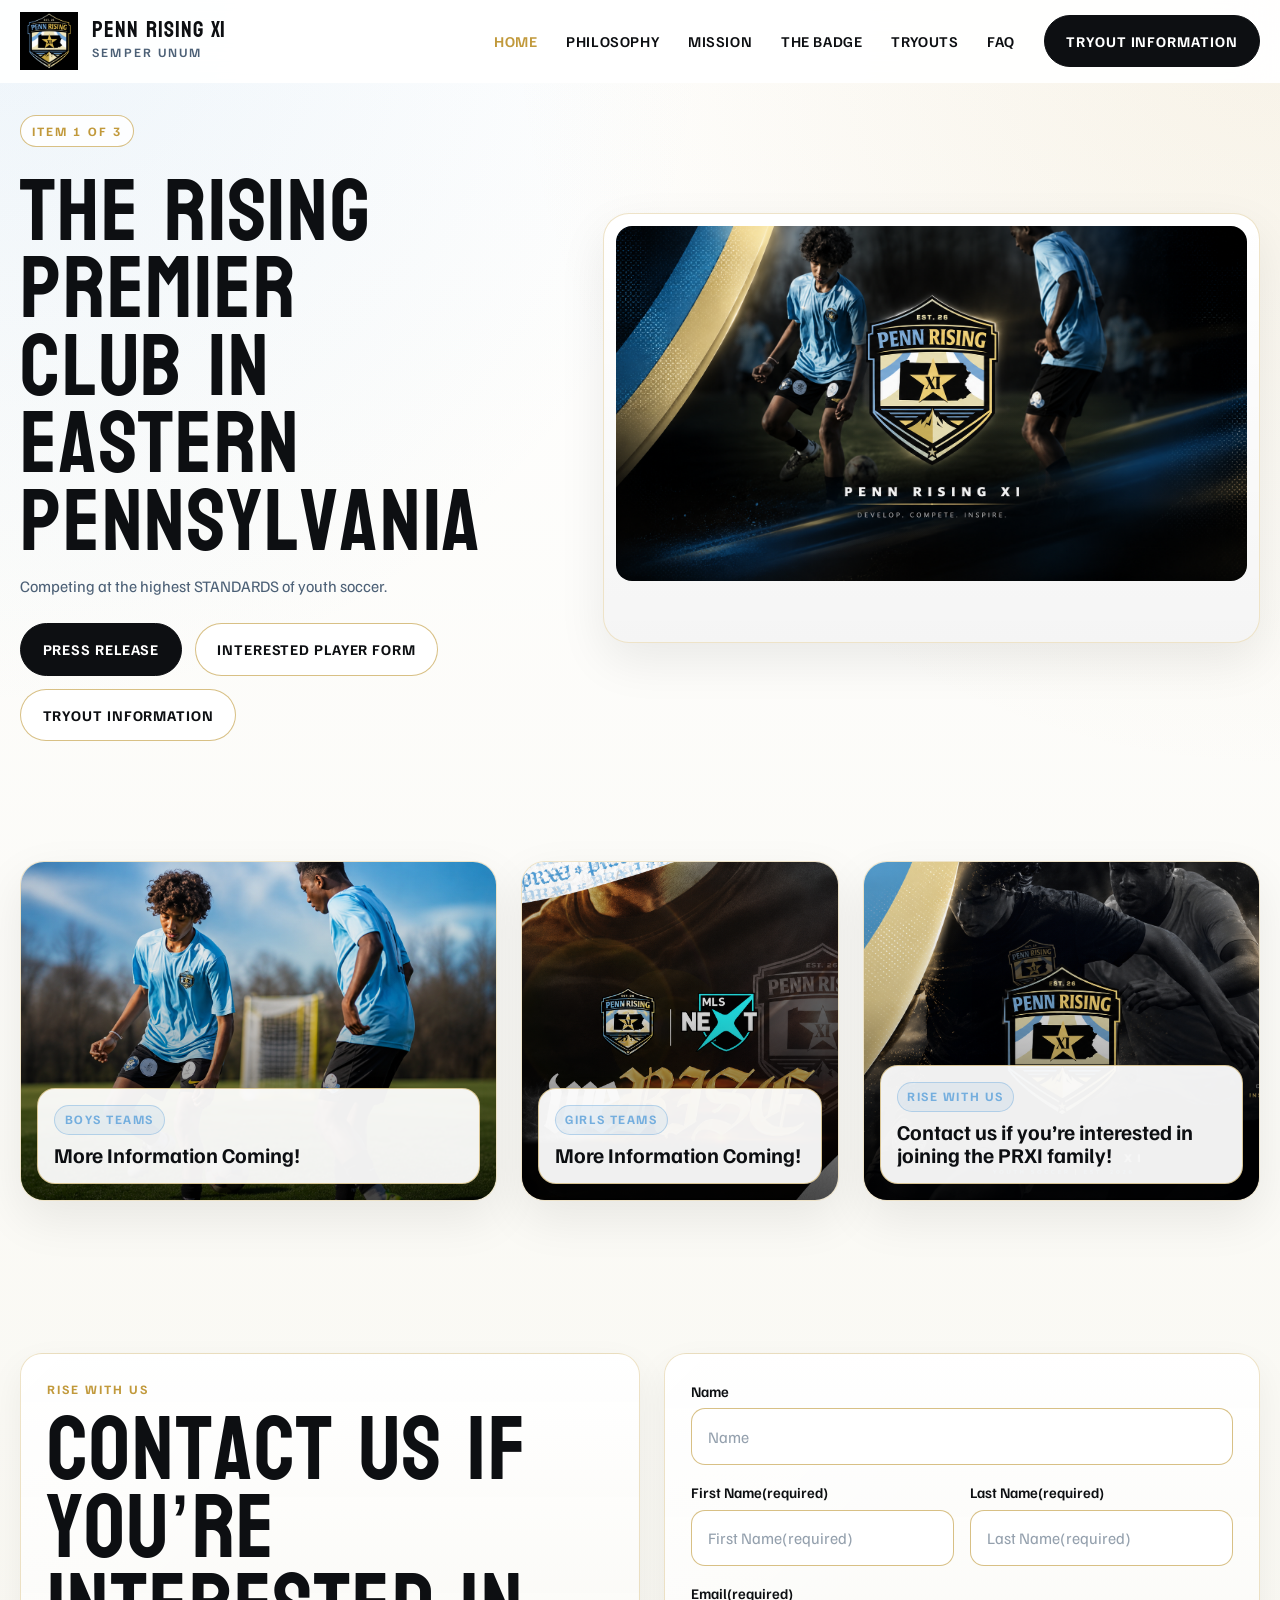
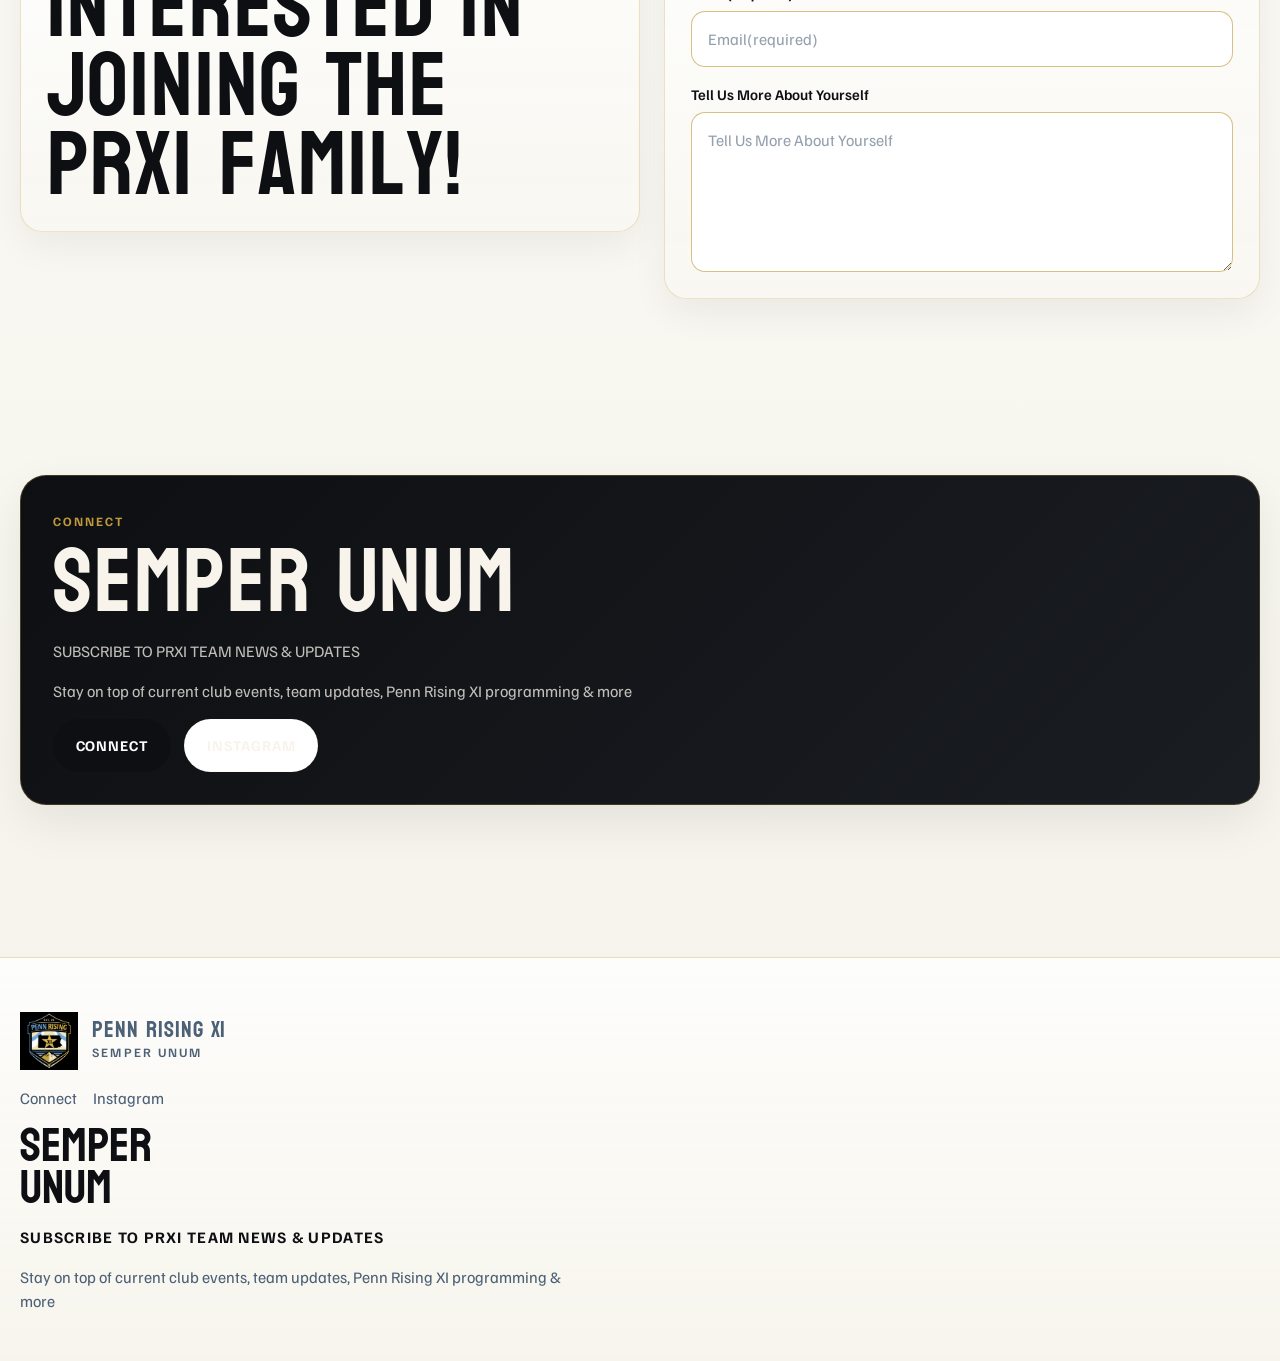
<file: index.html>
<!DOCTYPE html>
<html lang="en">
<head>
  <meta charset="UTF-8">
  <meta name="viewport" content="width=device-width, initial-scale=1.0">
  <title>Penn Rising XI | Home</title>
  <meta name="description" content="Penn Rising XI represents a unified vision for the future of soccer in the Greater Lehigh Valley.">
  <link rel="stylesheet" href="css/styles.css">
</head>
<body>
  <header class="topbar">
    <div class="container nav">
      <a class="brand" href="index.html" aria-label="Penn Rising XI home">
        <img src="assets/PRXILogo.png" alt="Penn Rising XI crest">
        <div>
          <p class="brand-title">Penn Rising XI</p>
          <p class="brand-subtitle">Semper Unum</p>
        </div>
      </a>

      <button class="menu-toggle" type="button" aria-label="Toggle navigation" aria-expanded="false" data-menu-toggle>
        <span></span>
      </button>

      <div class="nav-menu" data-nav-menu>
        <nav class="nav-links" aria-label="Main navigation">
          <a href="index.html" data-nav-link>Home</a>
          <a href="about.html" data-nav-link>Philosophy</a>
          <a href="pathway.html" data-nav-link>Mission</a>
          <a href="teams.html" data-nav-link>The Badge</a>
          <a href="tryouts.html" data-nav-link>Tryouts</a>
          <a href="contact.html" data-nav-link>FAQ</a>
        </nav>
        <div class="nav-actions">
          <a class="btn btn-primary" href="tryouts.html">Tryout Information</a>
        </div>
      </div>
    </div>
  </header>

  <main>
    <section class="hero">
      <div class="container hero-grid">
        <div class="hero-copy" data-reveal>
          <span class="eyebrow">Item 1 of 3</span>
          <h1>the rising premier club in eastern pennsylvania</h1>
          <p>Competing at the highest STANDARDS of youth soccer.</p>
          <div class="hero-actions">
            <a class="btn btn-primary" href="news.html">Press Release</a>
            <a class="btn btn-secondary" href="contact.html#player-form">Interested Player Form</a>
            <a class="btn btn-secondary" href="tryouts.html">Tryout Information</a>
          </div>
        </div>

        <div class="hero-frame" data-reveal>
          <img src="assets/logowith playerbg.png" alt="Penn Rising XI crest over players in club colors">
        </div>
      </div>
    </section>

    <section class="section-tight">
      <div class="container">
        <div class="media-grid media-grid-wide">
          <article class="media-card" data-reveal>
            <img src="assets/players.png" alt="Penn Rising XI players training in light blue kits">
            <div class="media-card-copy">
              <span class="card-label">Boys Teams</span>
              <h3>More Information Coming!</h3>
            </div>
          </article>
          <article class="media-card" data-reveal>
            <img src="assets/WeRise.png" alt="Penn Rising XI rise graphic with MLS NEXT branding">
            <div class="media-card-copy">
              <span class="card-label">Girls Teams</span>
              <h3>More Information Coming!</h3>
            </div>
          </article>
          <article class="media-card" data-reveal>
            <img src="assets/logos with playerbg.png" alt="Penn Rising XI and MLS NEXT branding over a player image">
            <div class="media-card-copy">
              <span class="card-label">Rise With Us</span>
              <h3>Contact us if you’re interested in joining the PRXI family!</h3>
            </div>
          </article>
        </div>
      </div>
    </section>

    <section class="section" id="player-form">
      <div class="container form-layout">
        <div class="content-block" data-reveal>
          <span class="eyebrow">RISE WITH US</span>
          <h2>Contact us if you’re interested in joining the PRXI family!</h2>
        </div>
        <form class="form-panel" data-reveal>
          <div class="form-grid">
            <div class="field field-full">
              <label for="home-name">Name</label>
              <input id="home-name" name="name" type="text" placeholder="Name">
            </div>
            <div class="field">
              <label for="home-first-name">First Name(required)</label>
              <input id="home-first-name" name="first-name" type="text" placeholder="First Name(required)" required>
            </div>
            <div class="field">
              <label for="home-last-name">Last Name(required)</label>
              <input id="home-last-name" name="last-name" type="text" placeholder="Last Name(required)" required>
            </div>
            <div class="field field-full">
              <label for="home-email">Email(required)</label>
              <input id="home-email" name="email" type="email" placeholder="Email(required)" required>
            </div>
            <div class="field field-full">
              <label for="home-message">Tell Us More About Yourself</label>
              <textarea id="home-message" name="message" placeholder="Tell Us More About Yourself"></textarea>
            </div>
          </div>
        </form>
      </div>
    </section>

    <section class="section">
      <div class="container">
        <div class="cta-banner" data-reveal>
          <span class="eyebrow">Connect</span>
          <h2>semper unum</h2>
          <p>SUBSCRIBE TO PRXI TEAM NEWS &amp; UPDATES</p>
          <p>Stay on top of current club events, team updates, Penn Rising XI programming &amp; more</p>
          <div class="hero-actions">
            <a class="btn btn-primary" href="mailto:info@pennrisingxi.com">Connect</a>
            <a class="btn btn-secondary" href="https://www.instagram.com/pennrisingxi/" target="_blank" rel="noreferrer">Instagram</a>
          </div>
        </div>
      </div>
    </section>
  </main>

  <footer class="footer">
    <div class="container">
      <div class="footer-stack">
        <a class="brand" href="index.html" aria-label="Penn Rising XI home">
          <img src="assets/PRXILogo.png" alt="Penn Rising XI crest">
          <div>
            <p class="brand-title">Penn Rising XI</p>
            <p class="brand-subtitle">Semper Unum</p>
          </div>
        </a>
        <div class="footer-links-inline">
          <a href="mailto:info@pennrisingxi.com">Connect</a>
          <a href="https://www.instagram.com/pennrisingxi/" target="_blank" rel="noreferrer">Instagram</a>
        </div>
        <div class="footer-mantra">
          <span>semper</span>
          <span>unum</span>
        </div>
        <div class="footer-subscribe">
          <h4>SUBSCRIBE TO PRXI TEAM NEWS &amp; UPDATES</h4>
          <p>Stay on top of current club events, team updates, Penn Rising XI programming &amp; more</p>
        </div>
      </div>
    </div>
  </footer>

  <script src="js/main.js"></script>
</body>
</html>
</file>
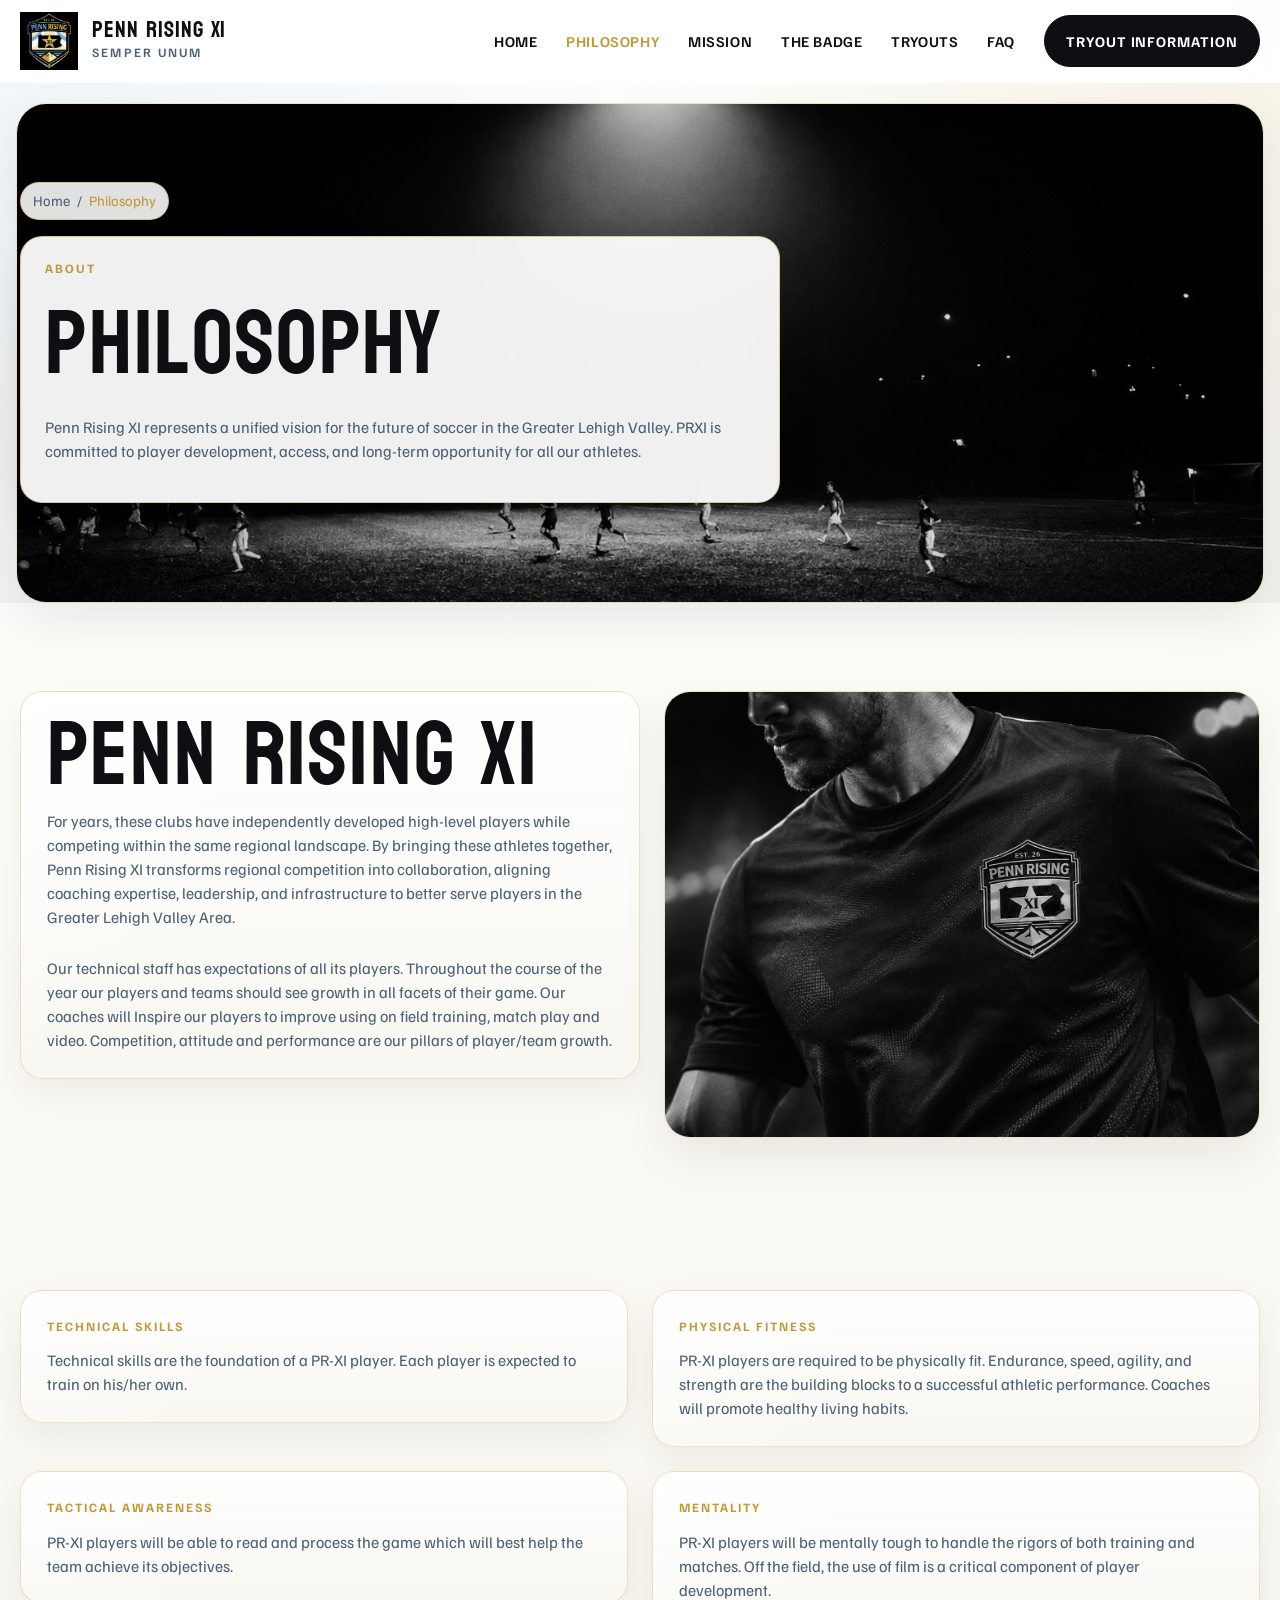
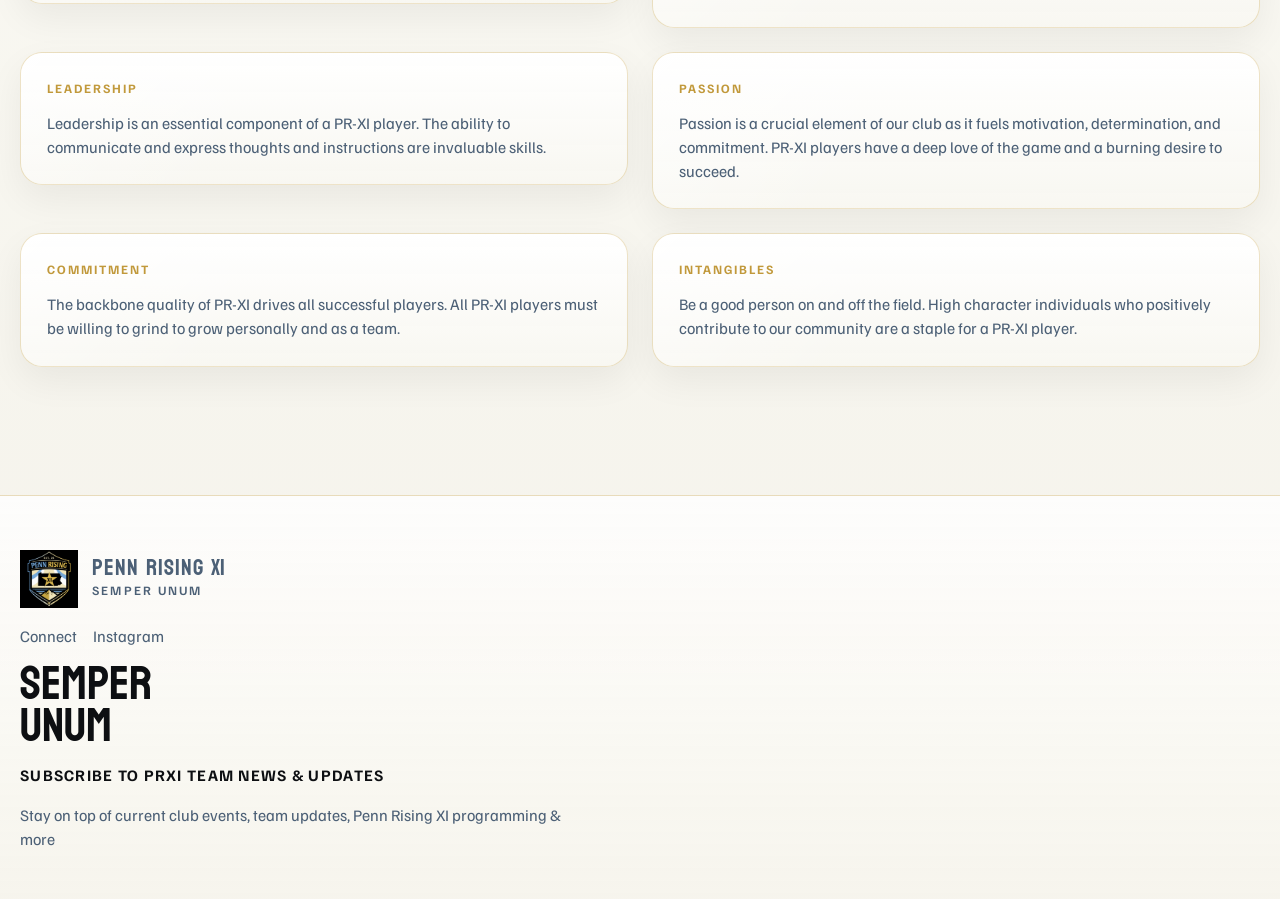
<file: about.html>
<!DOCTYPE html>
<html lang="en">
<head>
  <meta charset="UTF-8">
  <meta name="viewport" content="width=device-width, initial-scale=1.0">
  <title>Penn Rising XI | Philosophy</title>
  <meta name="description" content="The Penn Rising XI philosophy centers on unified standards, long-term development, and keeping elite soccer players local.">
  <link rel="stylesheet" href="css/styles.css">
</head>
<body>
  <header class="topbar">
    <div class="container nav">
      <a class="brand" href="index.html" aria-label="Penn Rising XI home">
        <img src="assets/PRXILogo.png" alt="Penn Rising XI crest">
        <div>
          <p class="brand-title">Penn Rising XI</p>
          <p class="brand-subtitle">Semper Unum</p>
        </div>
      </a>
      <button class="menu-toggle" type="button" aria-label="Toggle navigation" aria-expanded="false" data-menu-toggle><span></span></button>
      <div class="nav-menu" data-nav-menu>
        <nav class="nav-links" aria-label="Main navigation">
          <a href="index.html" data-nav-link>Home</a>
          <a href="about.html" data-nav-link>Philosophy</a>
          <a href="pathway.html" data-nav-link>Mission</a>
          <a href="teams.html" data-nav-link>The Badge</a>
          <a href="tryouts.html" data-nav-link>Tryouts</a>
          <a href="contact.html" data-nav-link>FAQ</a>
        </nav>
        <div class="nav-actions">
          <a class="btn btn-primary" href="tryouts.html">Tryout Information</a>
        </div>
      </div>
    </div>
  </header>

  <main>
    <section class="page-hero page-hero-rich">
      <div class="page-hero-media"><img src="assets/B&WField.png" alt="Penn Rising XI players under floodlights"></div>
      <div class="container page-hero-inner">
        <div class="breadcrumbs"><span><a href="index.html">Home</a></span><span>/</span><span>Philosophy</span></div>
        <div class="section-header" data-reveal>
          <span class="eyebrow">About</span>
          <h1>philosophy</h1>
          <p>Penn Rising XI represents a unified vision for the future of soccer in the Greater Lehigh Valley. PRXI is committed to player development, access, and long-term opportunity for all our athletes.</p>
        </div>
      </div>
    </section>

    <section class="section">
      <div class="container two-column">
        <div class="content-block" data-reveal>
          <h2>Penn Rising XI</h2>
          <p>For years, these clubs have independently developed high-level players while competing within the same regional landscape. By bringing these athletes together, Penn Rising XI transforms regional competition into collaboration, aligning coaching expertise, leadership, and infrastructure to better serve players in the Greater Lehigh Valley Area.</p>
          <p>Our technical staff has expectations of all its players. Throughout the course of the year our players and teams should see growth in all facets of their game. Our coaches will Inspire our players to improve using on field training, match play and video. Competition, attitude and performance are our pillars of player/team growth.</p>
        </div>
        <div class="media-block" data-reveal>
          <img src="assets/B&WJersey.png" alt="Penn Rising XI black-and-white jersey detail">
        </div>
      </div>
    </section>

    <section class="section-tight">
      <div class="container story-grid">
        <article class="story-card" data-reveal><span class="card-label">Technical Skills</span><p>Technical skills are the foundation of a PR-XI player. Each player is expected to train on his/her own.</p></article>
        <article class="story-card" data-reveal><span class="card-label">Physical Fitness</span><p>PR-XI players are required to be physically fit. Endurance, speed, agility, and strength are the building blocks to a successful athletic performance. Coaches will promote healthy living habits.</p></article>
        <article class="story-card" data-reveal><span class="card-label">Tactical Awareness</span><p>PR-XI players will be able to read and process the game which will best help the team achieve its objectives.</p></article>
        <article class="story-card" data-reveal><span class="card-label">Mentality</span><p>PR-XI players will be mentally tough to handle the rigors of both training and matches. Off the field, the use of film is a critical component of player development.</p></article>
        <article class="story-card" data-reveal><span class="card-label">Leadership</span><p>Leadership is an essential component of a PR-XI player. The ability to communicate and express thoughts and instructions are invaluable skills.</p></article>
        <article class="story-card" data-reveal><span class="card-label">Passion</span><p>Passion is a crucial element of our club as it fuels motivation, determination, and commitment. PR-XI players have a deep love of the game and a burning desire to succeed.</p></article>
        <article class="story-card" data-reveal><span class="card-label">Commitment</span><p>The backbone quality of PR-XI drives all successful players. All PR-XI players must be willing to grind to grow personally and as a team.</p></article>
        <article class="story-card" data-reveal><span class="card-label">Intangibles</span><p>Be a good person on and off the field. High character individuals who positively contribute to our community are a staple for a PR-XI player.</p></article>
      </div>
    </section>
  </main>

  <footer class="footer">
    <div class="container">
      <div class="footer-stack">
        <a class="brand" href="index.html" aria-label="Penn Rising XI home">
          <img src="assets/PRXILogo.png" alt="Penn Rising XI crest">
          <div>
            <p class="brand-title">Penn Rising XI</p>
            <p class="brand-subtitle">Semper Unum</p>
          </div>
        </a>
        <div class="footer-links-inline">
          <a href="mailto:info@pennrisingxi.com">Connect</a>
          <a href="https://www.instagram.com/pennrisingxi/" target="_blank" rel="noreferrer">Instagram</a>
        </div>
        <div class="footer-mantra">
          <span>semper</span>
          <span>unum</span>
        </div>
        <div class="footer-subscribe">
          <h4>SUBSCRIBE TO PRXI TEAM NEWS &amp; UPDATES</h4>
          <p>Stay on top of current club events, team updates, Penn Rising XI programming &amp; more</p>
        </div>
      </div>
    </div>
  </footer>
  <script src="js/main.js"></script>
</body>
</html>
</file>
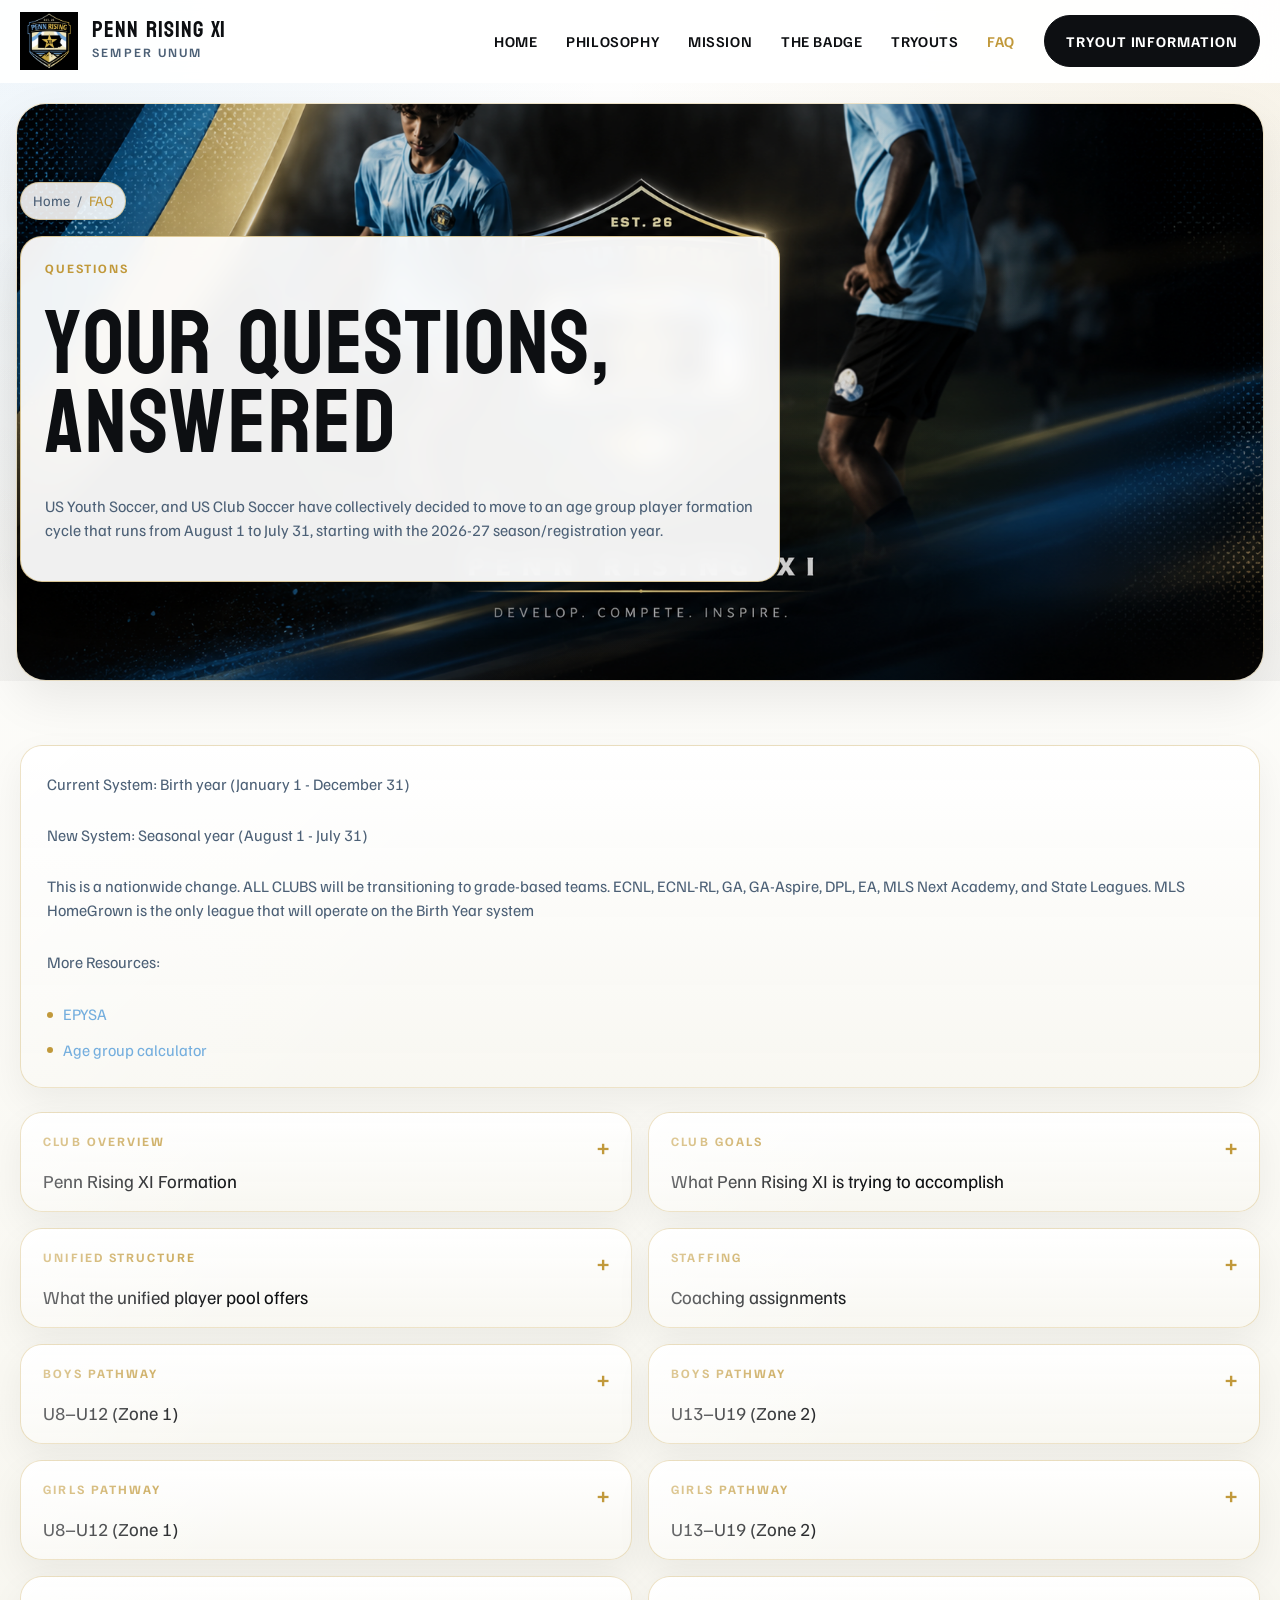
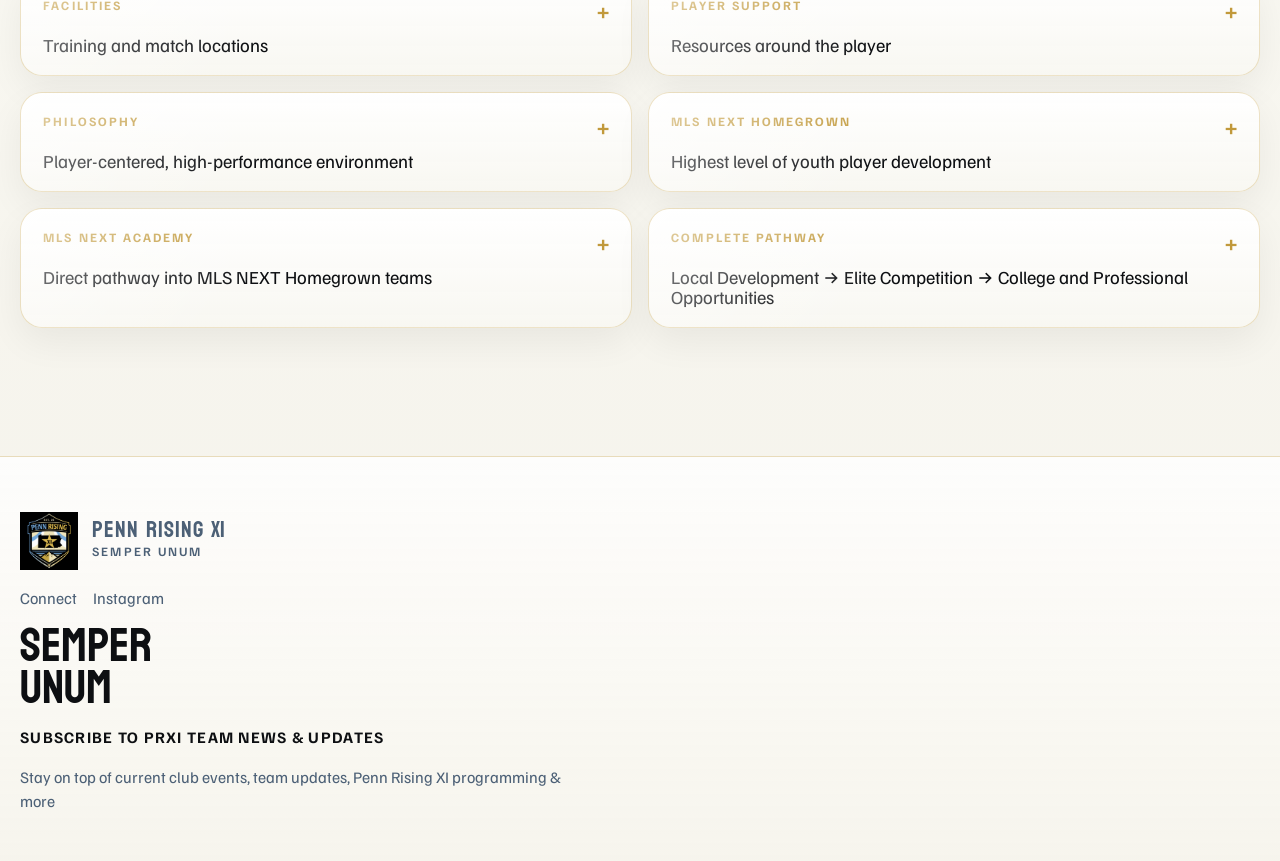
<file: contact.html>
<!DOCTYPE html>
<html lang="en">
<head>
  <meta charset="UTF-8">
  <meta name="viewport" content="width=device-width, initial-scale=1.0">
  <title>Penn Rising XI | FAQ</title>
  <meta name="description" content="Frequently asked questions, player interest, and club contact information for Penn Rising XI.">
  <link rel="stylesheet" href="css/styles.css">
</head>
<body>
  <header class="topbar">
    <div class="container nav">
      <a class="brand" href="index.html" aria-label="Penn Rising XI home">
        <img src="assets/PRXILogo.png" alt="Penn Rising XI crest">
        <div>
          <p class="brand-title">Penn Rising XI</p>
          <p class="brand-subtitle">Semper Unum</p>
        </div>
      </a>
      <button class="menu-toggle" type="button" aria-label="Toggle navigation" aria-expanded="false" data-menu-toggle><span></span></button>
      <div class="nav-menu" data-nav-menu>
        <nav class="nav-links" aria-label="Main navigation">
          <a href="index.html" data-nav-link>Home</a>
          <a href="about.html" data-nav-link>Philosophy</a>
          <a href="pathway.html" data-nav-link>Mission</a>
          <a href="teams.html" data-nav-link>The Badge</a>
          <a href="tryouts.html" data-nav-link>Tryouts</a>
          <a href="contact.html" data-nav-link>FAQ</a>
        </nav>
        <div class="nav-actions">
          <a class="btn btn-primary" href="tryouts.html">Tryout Information</a>
        </div>
      </div>
    </div>
  </header>

  <main>
    <section class="page-hero page-hero-rich faq-hero">
      <div class="page-hero-media"><img src="assets/logowith playerbg.png" alt="Penn Rising XI crest and players in club colors"></div>
      <div class="container page-hero-inner">
        <div class="breadcrumbs"><span><a href="index.html">Home</a></span><span>/</span><span>FAQ</span></div>
        <div class="section-header" data-reveal>
          <span class="eyebrow">Questions</span>
          <h1>your questions, answered</h1>
          <p>US Youth Soccer, and US Club Soccer have collectively decided to move to an age group player formation cycle that runs from August 1 to July 31, starting with the 2026-27 season/registration year.</p>
        </div>
      </div>
    </section>

    <section class="section-tight">
      <div class="container resource-stack">
        <article class="content-block" data-reveal>
          <p>Current System: Birth year (January 1 - December 31)</p>
          <p>New System: Seasonal year (August 1 - July 31)</p>
          <p>This is a nationwide change. ALL CLUBS will be transitioning to grade-based teams. ECNL, ECNL-RL, GA, GA-Aspire, DPL, EA, MLS Next Academy, and State Leagues. MLS HomeGrown is the only league that will operate on the Birth Year system</p>
          <p>More Resources:</p>
          <ul class="simple-list">
            <li><a href="https://www.epysa.org/age-group-formation-2026-27-season/" target="_blank" rel="noreferrer">EPYSA</a></li>
            <li><a href="https://www.ussoccer.com/ecosystem-review/player-registration/age-group-calculator" target="_blank" rel="noreferrer">Age group calculator</a></li>
          </ul>
        </article>

        <div class="faq-list faq-list-wide">
          <article class="faq-item" data-reveal>
            <button class="faq-trigger" type="button" data-accordion-trigger aria-expanded="false">
              <div class="faq-trigger-copy">
                <span class="card-label">Club Overview</span>
                <span class="faq-question">Penn Rising XI Formation</span>
              </div>
              <span class="faq-icon">+</span>
            </button>
            <div class="faq-answer">
              Penn Rising XI (PRXI) was formed through the consolidation of Lehigh Valley United (LVU) and HEX FC. Our goal is to create one unified club for Northeastern Pennsylvania with a clear pathway to the highest levels of the game.
            </div>
          </article>
          <article class="faq-item" data-reveal>
            <button class="faq-trigger" type="button" data-accordion-trigger aria-expanded="false">
              <div class="faq-trigger-copy">
                <span class="card-label">Club Goals</span>
                <span class="faq-question">What Penn Rising XI is trying to accomplish</span>
              </div>
              <span class="faq-icon">+</span>
            </button>
            <div class="faq-answer">
              Reduce player movement between clubs<br><br>Keep top players local to our area<br><br>Provide a clear, stable development pathway<br><br>Build stronger teams at every age group
            </div>
          </article>
          <article class="faq-item" data-reveal>
            <button class="faq-trigger" type="button" data-accordion-trigger aria-expanded="false">
              <div class="faq-trigger-copy">
                <span class="card-label">Unified Structure</span>
                <span class="faq-question">What the unified player pool offers</span>
              </div>
              <span class="faq-icon">+</span>
            </button>
            <div class="faq-answer">
              One unified player pool from Quakertown and Upper Bucks to Northeastern PA<br><br>Clear pathway from youth to elite levels<br><br>Consistent coaching and standards across teams<br><br>Balanced approach to competition and development
            </div>
          </article>
          <article class="faq-item" data-reveal>
            <button class="faq-trigger" type="button" data-accordion-trigger aria-expanded="false">
              <div class="faq-trigger-copy">
                <span class="card-label">Staffing</span>
                <span class="faq-question">Coaching assignments</span>
              </div>
              <span class="faq-icon">+</span>
            </button>
            <div class="faq-answer">
              We will be releasing coaching assignments soon. We will offer a robust staff of coaches from HEX FC and Lehigh Valley United to create a top level slate.
            </div>
          </article>
          <article class="faq-item" data-reveal>
            <button class="faq-trigger" type="button" data-accordion-trigger aria-expanded="false">
              <div class="faq-trigger-copy">
                <span class="card-label">Boys Pathway</span>
                <span class="faq-question">U8–U12 (Zone 1)</span>
              </div>
              <span class="faq-icon">+</span>
            </button>
            <div class="faq-answer">
              Foundation and development<br><br>MLS Go<br><br>ICSL<br><br>Acela<br><br>EDP
            </div>
          </article>
          <article class="faq-item" data-reveal>
            <button class="faq-trigger" type="button" data-accordion-trigger aria-expanded="false">
              <div class="faq-trigger-copy">
                <span class="card-label">Boys Pathway</span>
                <span class="faq-question">U13–U19 (Zone 2)</span>
              </div>
              <span class="faq-icon">+</span>
            </button>
            <div class="faq-answer">
              EDP<br><br>USYS “New Comp” &amp; National Academy League<br><br>MLS NEXT Academy<br><br>MLS NEXT Homegrown (top level)<br><br>Key Principle:<br><br>Players move based on development and readiness
            </div>
          </article>
          <article class="faq-item" data-reveal>
            <button class="faq-trigger" type="button" data-accordion-trigger aria-expanded="false">
              <div class="faq-trigger-copy">
                <span class="card-label">Girls Pathway</span>
                <span class="faq-question">U8–U12 (Zone 1)</span>
              </div>
              <span class="faq-icon">+</span>
            </button>
            <div class="faq-answer">
              Foundation and development<br><br>MLS Go<br><br>ICSL<br><br>Acela<br><br>EDP
            </div>
          </article>
          <article class="faq-item" data-reveal>
            <button class="faq-trigger" type="button" data-accordion-trigger aria-expanded="false">
              <div class="faq-trigger-copy">
                <span class="card-label">Girls Pathway</span>
                <span class="faq-question">U13–U19 (Zone 2)</span>
              </div>
              <span class="faq-icon">+</span>
            </button>
            <div class="faq-answer">
              EDP<br><br>USYS “New Comp” &amp; National Academy League<br><br>To be Announced!<br><br>Girls Academy League (top level)<br><br>Key Principle:<br><br>Players move based on development and readiness
            </div>
          </article>
          <article class="faq-item" data-reveal>
            <button class="faq-trigger" type="button" data-accordion-trigger aria-expanded="false">
              <div class="faq-trigger-copy">
                <span class="card-label">Facilities</span>
                <span class="faq-question">Training and match locations</span>
              </div>
              <span class="faq-icon">+</span>
            </button>
            <div class="faq-answer">
              Faith Christian Academy<br><br>Quakertown HS<br><br>Moravian Academy<br><br>Charles Chrinn Community Center<br><br>Lehigh University<br><br>Muhlenberg College<br><br>+ More
            </div>
          </article>
          <article class="faq-item" data-reveal>
            <button class="faq-trigger" type="button" data-accordion-trigger aria-expanded="false">
              <div class="faq-trigger-copy">
                <span class="card-label">Player Support</span>
                <span class="faq-question">Resources around the player</span>
              </div>
              <span class="faq-icon">+</span>
            </button>
            <div class="faq-answer">
              Strength and injury prevention<br><br>Nutrition and wellness education<br><br>Video analysis (Hudl)<br><br>College guidance and recruiting support
            </div>
          </article>
          <article class="faq-item" data-reveal>
            <button class="faq-trigger" type="button" data-accordion-trigger aria-expanded="false">
              <div class="faq-trigger-copy">
                <span class="card-label">Philosophy</span>
                <span class="faq-question">Player-centered, high-performance environment</span>
              </div>
              <span class="faq-icon">+</span>
            </button>
            <div class="faq-answer">
              Our philosophy is centered on developing confident, effective decision-makers who compete with purpose in a player-centered, high-performance environment.
            </div>
          </article>
          <article class="faq-item" data-reveal>
            <button class="faq-trigger" type="button" data-accordion-trigger aria-expanded="false">
              <div class="faq-trigger-copy">
                <span class="card-label">MLS NEXT Homegrown</span>
                <span class="faq-question">Highest level of youth player development</span>
              </div>
              <span class="faq-icon">+</span>
            </button>
            <div class="faq-answer">
              MLS NEXT Homegrown is the highest level of youth player development in North America.<br><br>It provides:<br><br>A 10-month, professional-style season<br><br>Competition against top academies across the country<br><br>National and international event opportunities<br><br>A direct pathway to college and professional soccer<br><br>Note: Players selected for this highest level are not allowed to also play high school soccer<br><br>Players train in a high-performance environment designed to prepare them for the next level.
            </div>
          </article>
          <article class="faq-item" data-reveal>
            <button class="faq-trigger" type="button" data-accordion-trigger aria-expanded="false">
              <div class="faq-trigger-copy">
                <span class="card-label">MLS NEXT Academy</span>
                <span class="faq-question">Direct pathway into MLS NEXT Homegrown teams</span>
              </div>
              <span class="faq-icon">+</span>
            </button>
            <div class="faq-answer">
              MLS NEXT Academy is a high-level competitive platform that serves as a direct pathway into MLS NEXT Homegrown teams.<br><br>It provides:<br><br>Strong regional and national competition<br><br>A structured development environment<br><br>Clear progression opportunities within the club<br><br>Note: Players selected for this highest level are allowed to also play high school soccer
            </div>
          </article>
          <article class="faq-item" data-reveal>
            <button class="faq-trigger" type="button" data-accordion-trigger aria-expanded="false">
              <div class="faq-trigger-copy">
                <span class="card-label">Complete Pathway</span>
                <span class="faq-question">Local Development → Elite Competition → College and Professional Opportunities</span>
              </div>
              <span class="faq-icon">+</span>
            </button>
            <div class="faq-answer">
              Penn Rising XI is building a complete pathway:<br><br>Local Development → Elite Competition → College and Professional Opportunities
            </div>
          </article>
        </div>
      </div>
    </section>
  </main>

  <footer class="footer">
    <div class="container">
      <div class="footer-stack">
        <a class="brand" href="index.html" aria-label="Penn Rising XI home">
          <img src="assets/PRXILogo.png" alt="Penn Rising XI crest">
          <div>
            <p class="brand-title">Penn Rising XI</p>
            <p class="brand-subtitle">Semper Unum</p>
          </div>
        </a>
        <div class="footer-links-inline">
          <a href="mailto:info@pennrisingxi.com">Connect</a>
          <a href="https://www.instagram.com/pennrisingxi/" target="_blank" rel="noreferrer">Instagram</a>
        </div>
        <div class="footer-mantra">
          <span>semper</span>
          <span>unum</span>
        </div>
        <div class="footer-subscribe">
          <h4>SUBSCRIBE TO PRXI TEAM NEWS &amp; UPDATES</h4>
          <p>Stay on top of current club events, team updates, Penn Rising XI programming &amp; more</p>
        </div>
      </div>
    </div>
  </footer>
  <script src="js/main.js"></script>
</body>
</html>
</file>
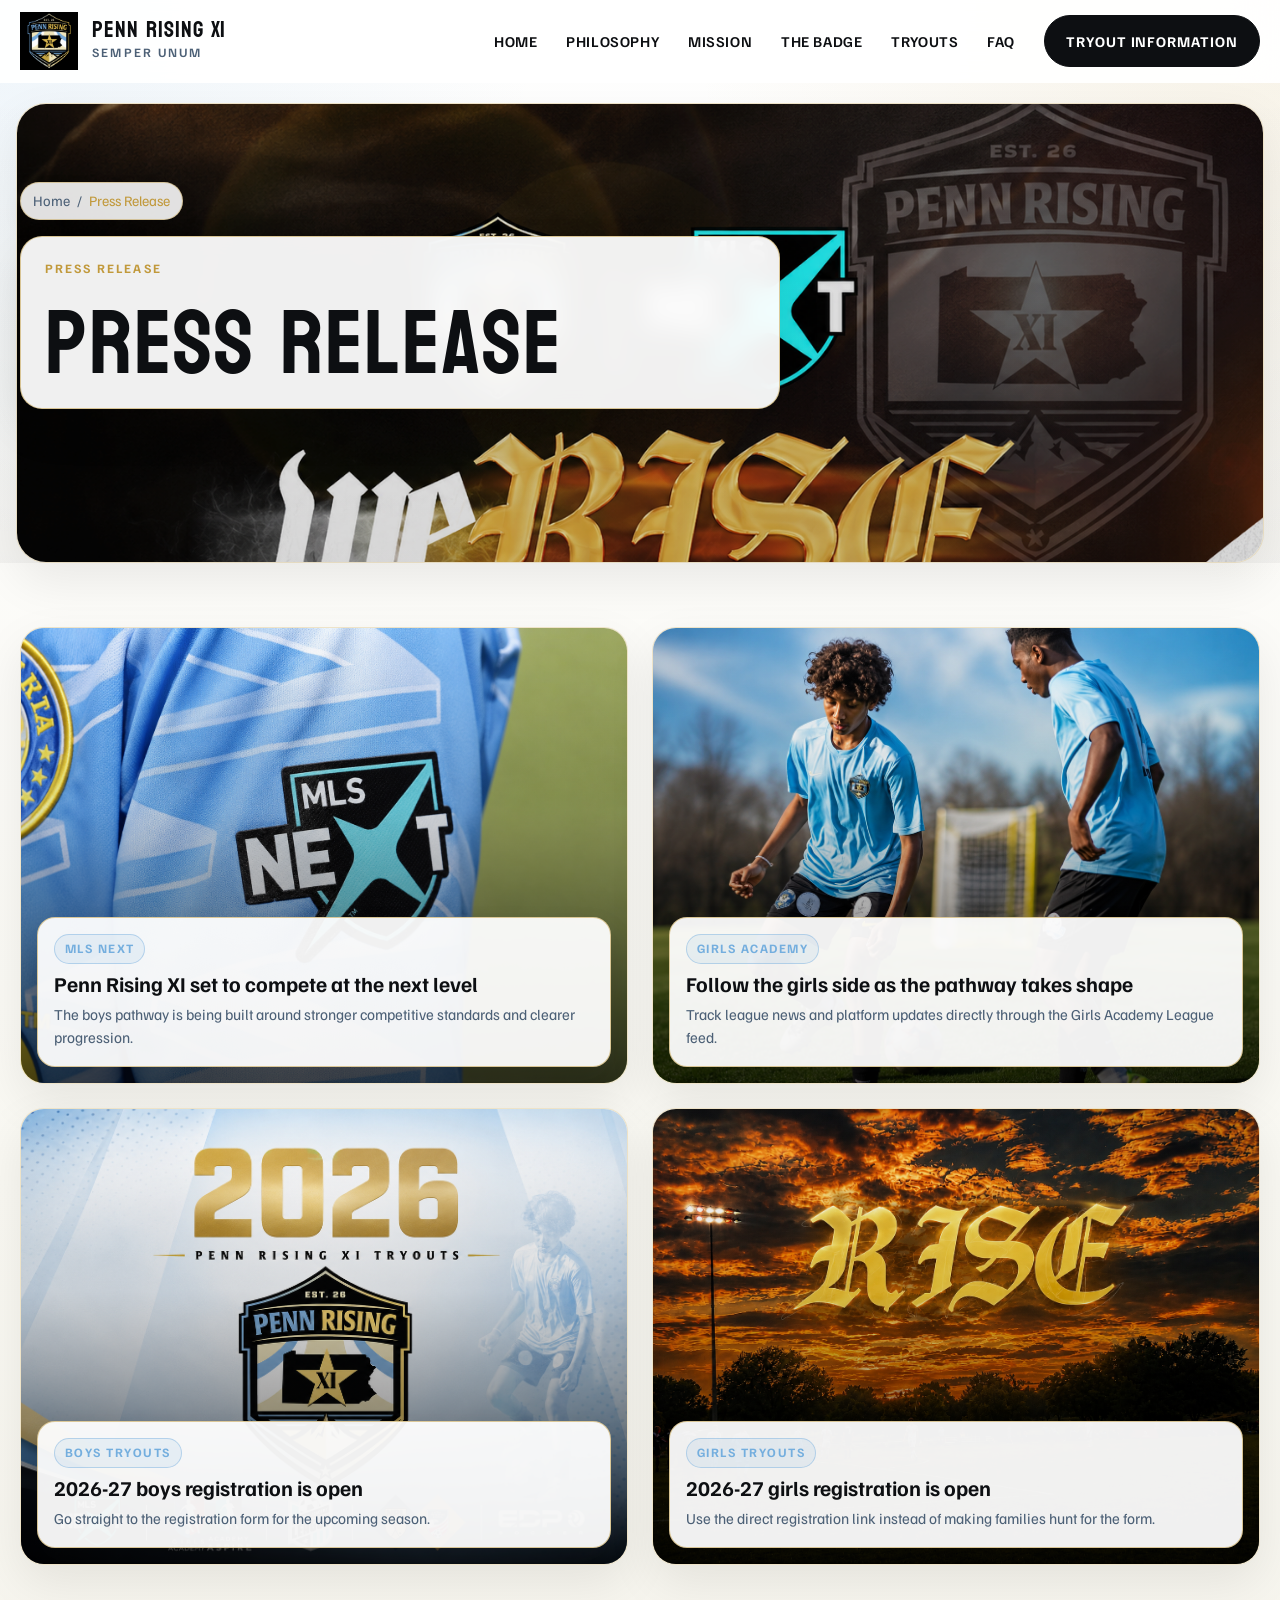
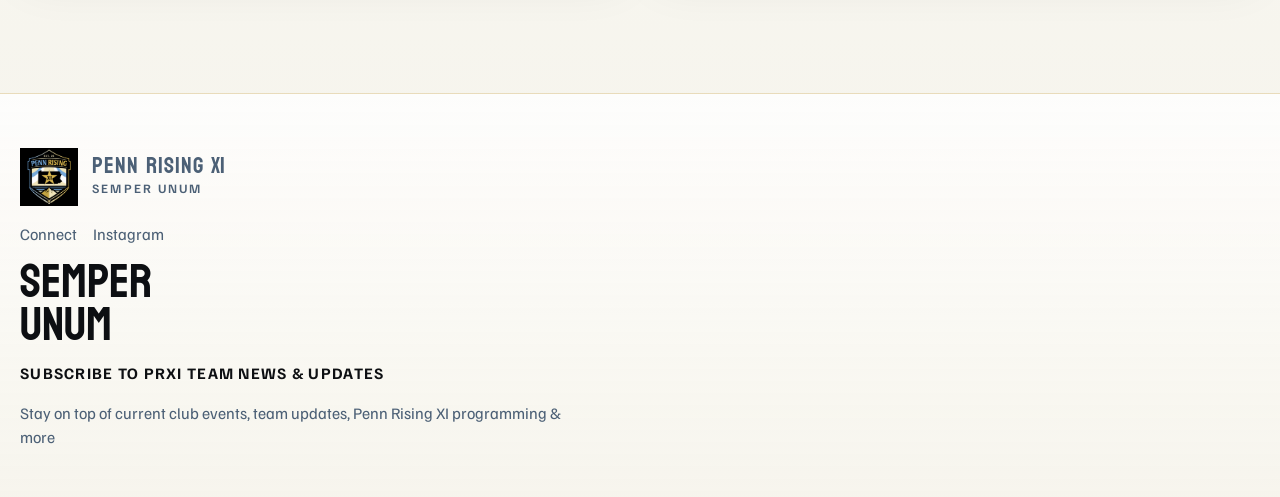
<file: news.html>
<!DOCTYPE html>
<html lang="en">
<head>
  <meta charset="UTF-8">
  <meta name="viewport" content="width=device-width, initial-scale=1.0">
  <title>Penn Rising XI | Press Release</title>
  <meta name="description" content="Club news and updates from Penn Rising XI.">
  <link rel="stylesheet" href="css/styles.css">
</head>
<body>
  <header class="topbar">
    <div class="container nav">
      <a class="brand" href="index.html" aria-label="Penn Rising XI home">
        <img src="assets/PRXILogo.png" alt="Penn Rising XI crest">
        <div>
          <p class="brand-title">Penn Rising XI</p>
          <p class="brand-subtitle">Semper Unum</p>
        </div>
      </a>
      <button class="menu-toggle" type="button" aria-label="Toggle navigation" aria-expanded="false" data-menu-toggle><span></span></button>
      <div class="nav-menu" data-nav-menu>
        <nav class="nav-links" aria-label="Main navigation">
          <a href="index.html" data-nav-link>Home</a>
          <a href="about.html" data-nav-link>Philosophy</a>
          <a href="pathway.html" data-nav-link>Mission</a>
          <a href="teams.html" data-nav-link>The Badge</a>
          <a href="tryouts.html" data-nav-link>Tryouts</a>
          <a href="contact.html" data-nav-link>FAQ</a>
        </nav>
        <div class="nav-actions">
          <a class="btn btn-primary" href="tryouts.html">Tryout Information</a>
        </div>
      </div>
    </div>
  </header>

  <main>
    <section class="page-hero page-hero-rich">
      <div class="page-hero-media"><img src="assets/WeRise.png" alt="Penn Rising XI rise poster with crest and MLS NEXT branding"></div>
      <div class="container page-hero-inner">
        <div class="breadcrumbs"><span><a href="index.html">Home</a></span><span>/</span><span>Press Release</span></div>
        <div class="section-header" data-reveal>
          <span class="eyebrow">Press Release</span>
          <h1>press release</h1>
        </div>
      </div>
    </section>

    <section class="section-tight">
      <div class="container media-grid">
        <a class="media-card media-card-link" data-reveal href="https://www.mlssoccer.com/mlsnext/news/mls-next-announces-new-clubs-and-conferences-ahead-of-2026-27-season" target="_blank" rel="noreferrer">
          <img src="assets/MLSJerseyPatch.png" alt="MLS NEXT patch on a Penn Rising XI jersey">
          <div class="media-card-copy">
            <span class="news-date">MLS NEXT</span>
            <h3>Penn Rising XI set to compete at the next level</h3>
            <p>The boys pathway is being built around stronger competitive standards and clearer progression.</p>
          </div>
        </a>
        <a class="media-card media-card-link" data-reveal href="https://www.instagram.com/girlsacademyleague/" target="_blank" rel="noreferrer">
          <img src="assets/players.png" alt="Penn Rising XI players working on the ball">
          <div class="media-card-copy">
            <span class="news-date">Girls Academy</span>
            <h3>Follow the girls side as the pathway takes shape</h3>
            <p>Track league news and platform updates directly through the Girls Academy League feed.</p>
          </div>
        </a>
        <a class="media-card media-card-link" data-reveal href="https://bondsports.co/activity/programs/CO_ED-adult-SOCCER/13732" target="_blank" rel="noreferrer">
          <img src="assets/2026Tryouts.png" alt="Penn Rising XI 2026 tryout poster">
          <div class="media-card-copy">
            <span class="news-date">Boys Tryouts</span>
            <h3>2026-27 boys registration is open</h3>
            <p>Go straight to the registration form for the upcoming season.</p>
          </div>
        </a>
        <a class="media-card media-card-link" data-reveal href="https://bondsports.co/activity/programs/FEMALE-adult-SOCCER/14025" target="_blank" rel="noreferrer">
          <img src="assets/RiseGoldenSky.png" alt="Penn Rising XI rise graphic over a sunset field">
          <div class="media-card-copy">
            <span class="news-date">Girls Tryouts</span>
            <h3>2026-27 girls registration is open</h3>
            <p>Use the direct registration link instead of making families hunt for the form.</p>
          </div>
        </a>
      </div>
    </section>
  </main>

  <footer class="footer">
    <div class="container">
      <div class="footer-stack">
        <a class="brand" href="index.html" aria-label="Penn Rising XI home">
          <img src="assets/PRXILogo.png" alt="Penn Rising XI crest">
          <div>
            <p class="brand-title">Penn Rising XI</p>
            <p class="brand-subtitle">Semper Unum</p>
          </div>
        </a>
        <div class="footer-links-inline">
          <a href="mailto:info@pennrisingxi.com">Connect</a>
          <a href="https://www.instagram.com/pennrisingxi/" target="_blank" rel="noreferrer">Instagram</a>
        </div>
        <div class="footer-mantra">
          <span>semper</span>
          <span>unum</span>
        </div>
        <div class="footer-subscribe">
          <h4>SUBSCRIBE TO PRXI TEAM NEWS &amp; UPDATES</h4>
          <p>Stay on top of current club events, team updates, Penn Rising XI programming &amp; more</p>
        </div>
      </div>
    </div>
  </footer>
  <script src="js/main.js"></script>
</body>
</html>
</file>
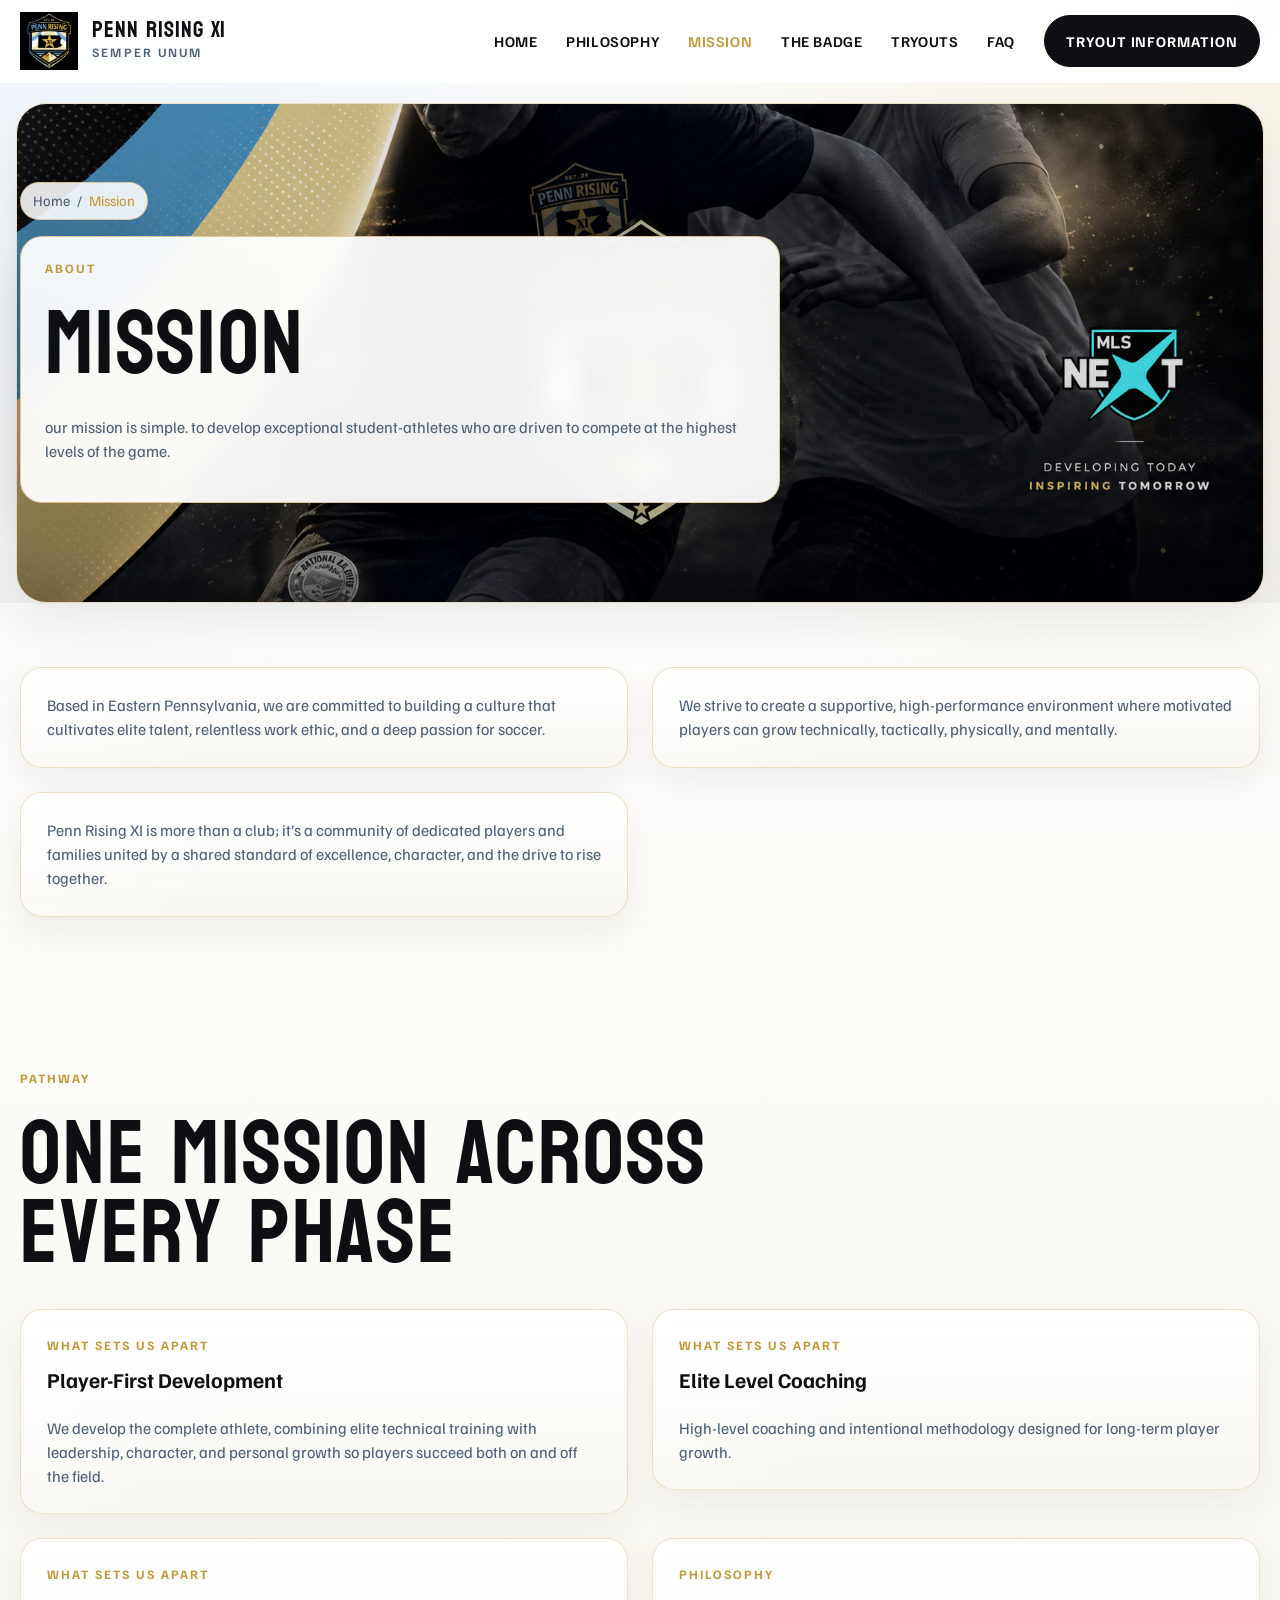
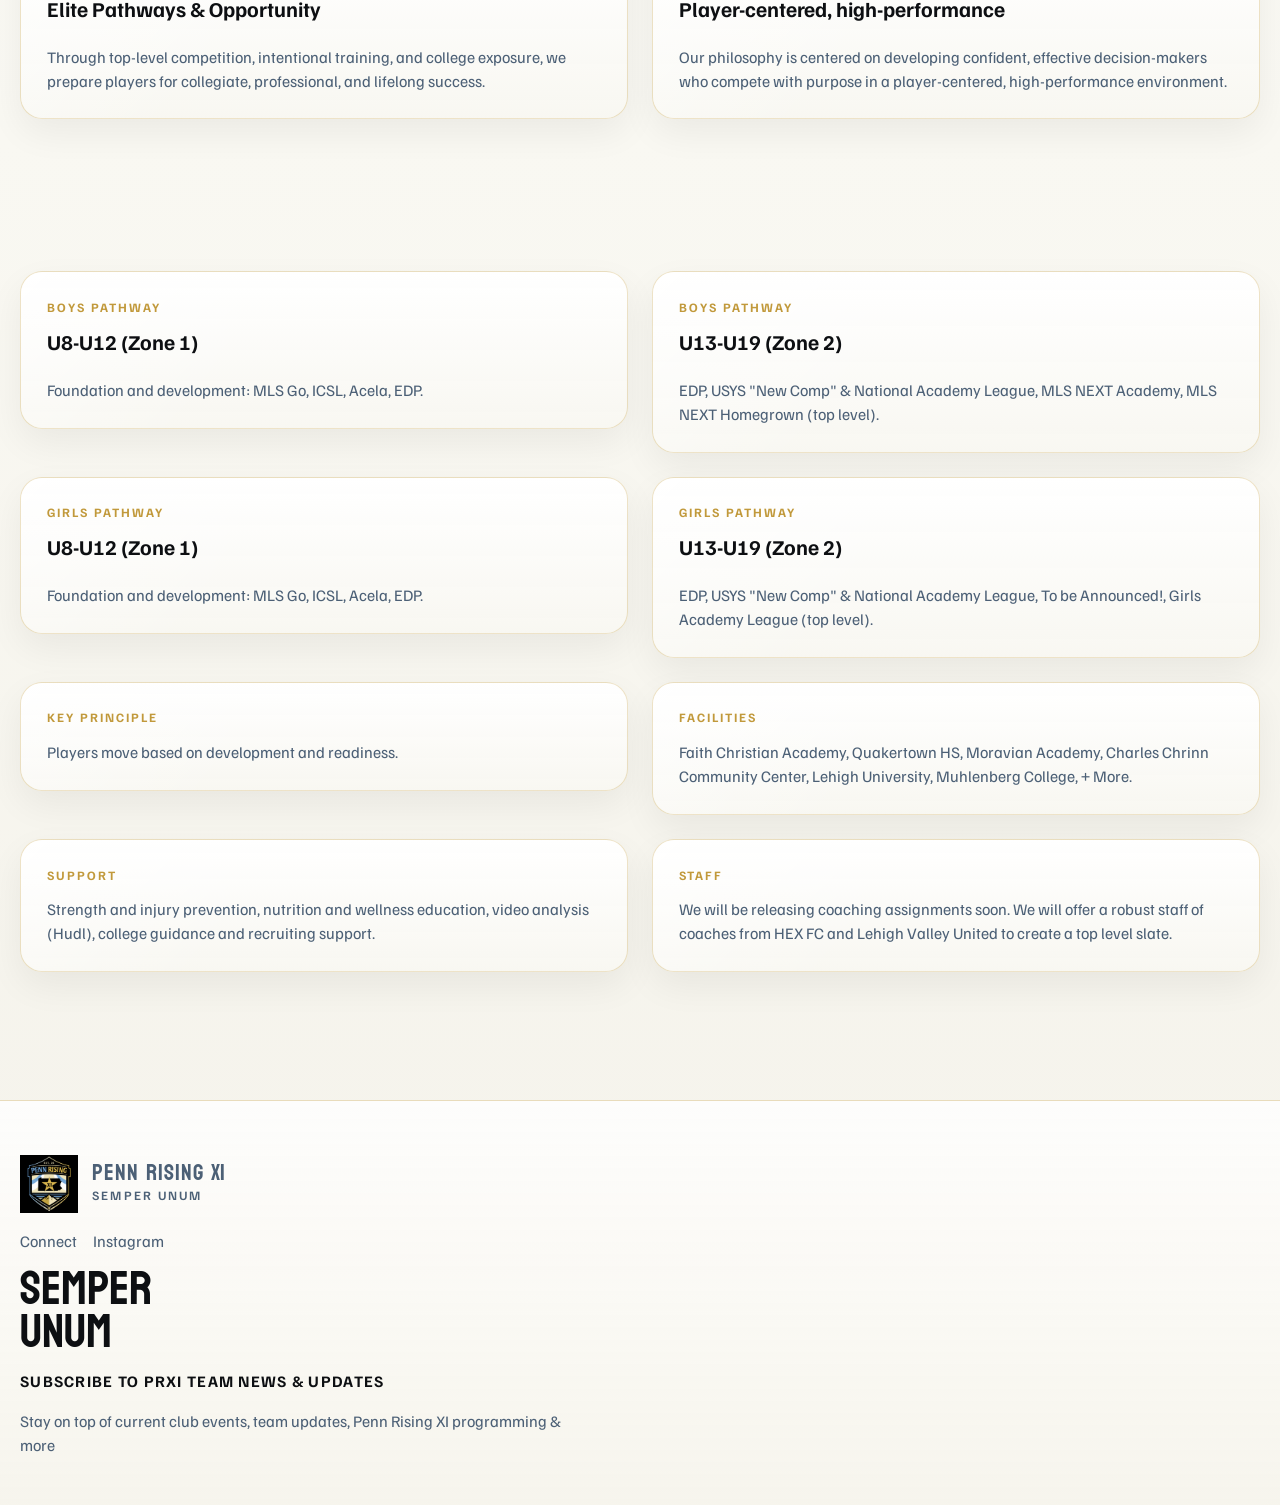
<file: pathway.html>
<!DOCTYPE html>
<html lang="en">
<head>
  <meta charset="UTF-8">
  <meta name="viewport" content="width=device-width, initial-scale=1.0">
  <title>Penn Rising XI | Mission</title>
  <meta name="description" content="The Penn Rising XI mission is to build a clearer, stronger soccer pathway for players in the Greater Lehigh Valley.">
  <link rel="stylesheet" href="css/styles.css">
</head>
<body>
  <header class="topbar">
    <div class="container nav">
      <a class="brand" href="index.html" aria-label="Penn Rising XI home">
        <img src="assets/PRXILogo.png" alt="Penn Rising XI crest">
        <div>
          <p class="brand-title">Penn Rising XI</p>
          <p class="brand-subtitle">Semper Unum</p>
        </div>
      </a>
      <button class="menu-toggle" type="button" aria-label="Toggle navigation" aria-expanded="false" data-menu-toggle><span></span></button>
      <div class="nav-menu" data-nav-menu>
        <nav class="nav-links" aria-label="Main navigation">
          <a href="index.html" data-nav-link>Home</a>
          <a href="about.html" data-nav-link>Philosophy</a>
          <a href="pathway.html" data-nav-link>Mission</a>
          <a href="teams.html" data-nav-link>The Badge</a>
          <a href="tryouts.html" data-nav-link>Tryouts</a>
          <a href="contact.html" data-nav-link>FAQ</a>
        </nav>
        <div class="nav-actions">
          <a class="btn btn-primary" href="tryouts.html">Tryout Information</a>
        </div>
      </div>
    </div>
  </header>

  <main>
    <section class="page-hero page-hero-rich">
      <div class="page-hero-media"><img src="assets/logos with playerbg.png" alt="Penn Rising XI crest and MLS NEXT branding over a player image"></div>
      <div class="container page-hero-inner">
        <div class="breadcrumbs"><span><a href="index.html">Home</a></span><span>/</span><span>Mission</span></div>
        <div class="section-header" data-reveal>
          <span class="eyebrow">About</span>
          <h1>mission</h1>
          <p>our mission is simple. to develop exceptional student-athletes who are driven to compete at the highest levels of the game.</p>
        </div>
      </div>
    </section>

    <section class="section-tight">
      <div class="container story-grid">
        <article class="story-card" data-reveal><p>Based in Eastern Pennsylvania, we are committed to building a culture that cultivates elite talent, relentless work ethic, and a deep passion for soccer.</p></article>
        <article class="story-card" data-reveal><p>We strive to create a supportive, high-performance environment where motivated players can grow technically, tactically, physically, and mentally.</p></article>
        <article class="story-card" data-reveal><p>Penn Rising XI is more than a club; it’s a community of dedicated players and families united by a shared standard of excellence, character, and the drive to rise together.</p></article>
      </div>
    </section>

    <section class="section">
      <div class="container">
        <div class="section-header" data-reveal>
          <span class="eyebrow">Pathway</span>
          <h2>one mission across every phase</h2>
        </div>
        <div class="pathway-grid">
          <article class="story-card" data-reveal><span class="card-label">What Sets Us Apart</span><h3>Player-First Development</h3><p>We develop the complete athlete, combining elite technical training with leadership, character, and personal growth so players succeed both on and off the field.</p></article>
          <article class="story-card" data-reveal><span class="card-label">What Sets Us Apart</span><h3>Elite Level Coaching</h3><p>High-level coaching and intentional methodology designed for long-term player growth.</p></article>
          <article class="story-card" data-reveal><span class="card-label">What Sets Us Apart</span><h3>Elite Pathways &amp; Opportunity</h3><p>Through top-level competition, intentional training, and college exposure, we prepare players for collegiate, professional, and lifelong success.</p></article>
          <article class="story-card" data-reveal><span class="card-label">Philosophy</span><h3>Player-centered, high-performance</h3><p>Our philosophy is centered on developing confident, effective decision-makers who compete with purpose in a player-centered, high-performance environment.</p></article>
        </div>
      </div>
    </section>

    <section class="section-tight">
      <div class="container story-grid">
        <article class="story-card" data-reveal>
          <span class="card-label">Boys Pathway</span>
          <h3>U8-U12 (Zone 1)</h3>
          <p>Foundation and development: MLS Go, ICSL, Acela, EDP.</p>
        </article>
        <article class="story-card" data-reveal>
          <span class="card-label">Boys Pathway</span>
          <h3>U13-U19 (Zone 2)</h3>
          <p>EDP, USYS "New Comp" &amp; National Academy League, MLS NEXT Academy, MLS NEXT Homegrown (top level).</p>
        </article>
        <article class="story-card" data-reveal>
          <span class="card-label">Girls Pathway</span>
          <h3>U8-U12 (Zone 1)</h3>
          <p>Foundation and development: MLS Go, ICSL, Acela, EDP.</p>
        </article>
        <article class="story-card" data-reveal>
          <span class="card-label">Girls Pathway</span>
          <h3>U13-U19 (Zone 2)</h3>
          <p>EDP, USYS "New Comp" &amp; National Academy League, To be Announced!, Girls Academy League (top level).</p>
        </article>
        <article class="story-card" data-reveal>
          <span class="card-label">Key Principle</span>
          <p>Players move based on development and readiness.</p>
        </article>
        <article class="story-card" data-reveal>
          <span class="card-label">Facilities</span>
          <p>Faith Christian Academy, Quakertown HS, Moravian Academy, Charles Chrinn Community Center, Lehigh University, Muhlenberg College, + More.</p>
        </article>
        <article class="story-card" data-reveal>
          <span class="card-label">Support</span>
          <p>Strength and injury prevention, nutrition and wellness education, video analysis (Hudl), college guidance and recruiting support.</p>
        </article>
        <article class="story-card" data-reveal>
          <span class="card-label">Staff</span>
          <p>We will be releasing coaching assignments soon. We will offer a robust staff of coaches from HEX FC and Lehigh Valley United to create a top level slate.</p>
        </article>
      </div>
    </section>
  </main>

  <footer class="footer">
    <div class="container">
      <div class="footer-stack">
        <a class="brand" href="index.html" aria-label="Penn Rising XI home">
          <img src="assets/PRXILogo.png" alt="Penn Rising XI crest">
          <div>
            <p class="brand-title">Penn Rising XI</p>
            <p class="brand-subtitle">Semper Unum</p>
          </div>
        </a>
        <div class="footer-links-inline">
          <a href="mailto:info@pennrisingxi.com">Connect</a>
          <a href="https://www.instagram.com/pennrisingxi/" target="_blank" rel="noreferrer">Instagram</a>
        </div>
        <div class="footer-mantra">
          <span>semper</span>
          <span>unum</span>
        </div>
        <div class="footer-subscribe">
          <h4>SUBSCRIBE TO PRXI TEAM NEWS &amp; UPDATES</h4>
          <p>Stay on top of current club events, team updates, Penn Rising XI programming &amp; more</p>
        </div>
      </div>
    </div>
  </footer>
  <script src="js/main.js"></script>
</body>
</html>
</file>
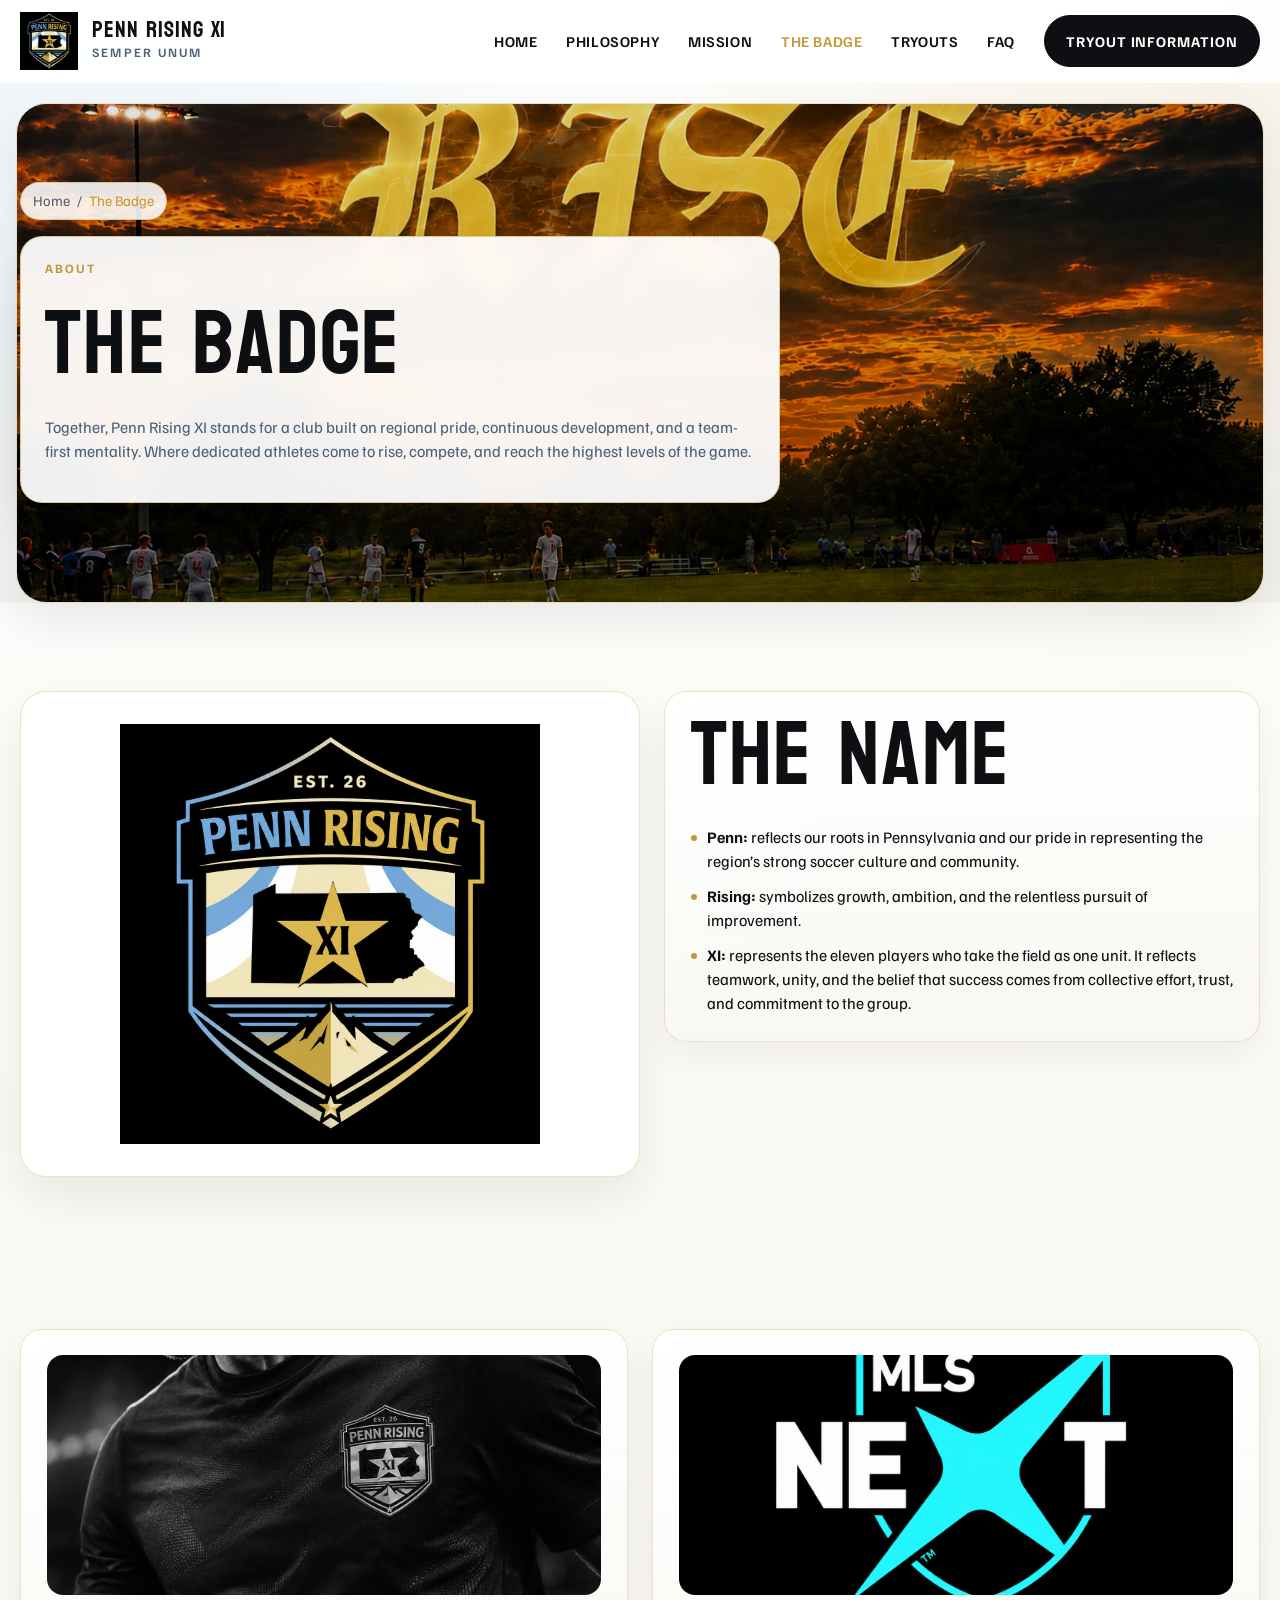
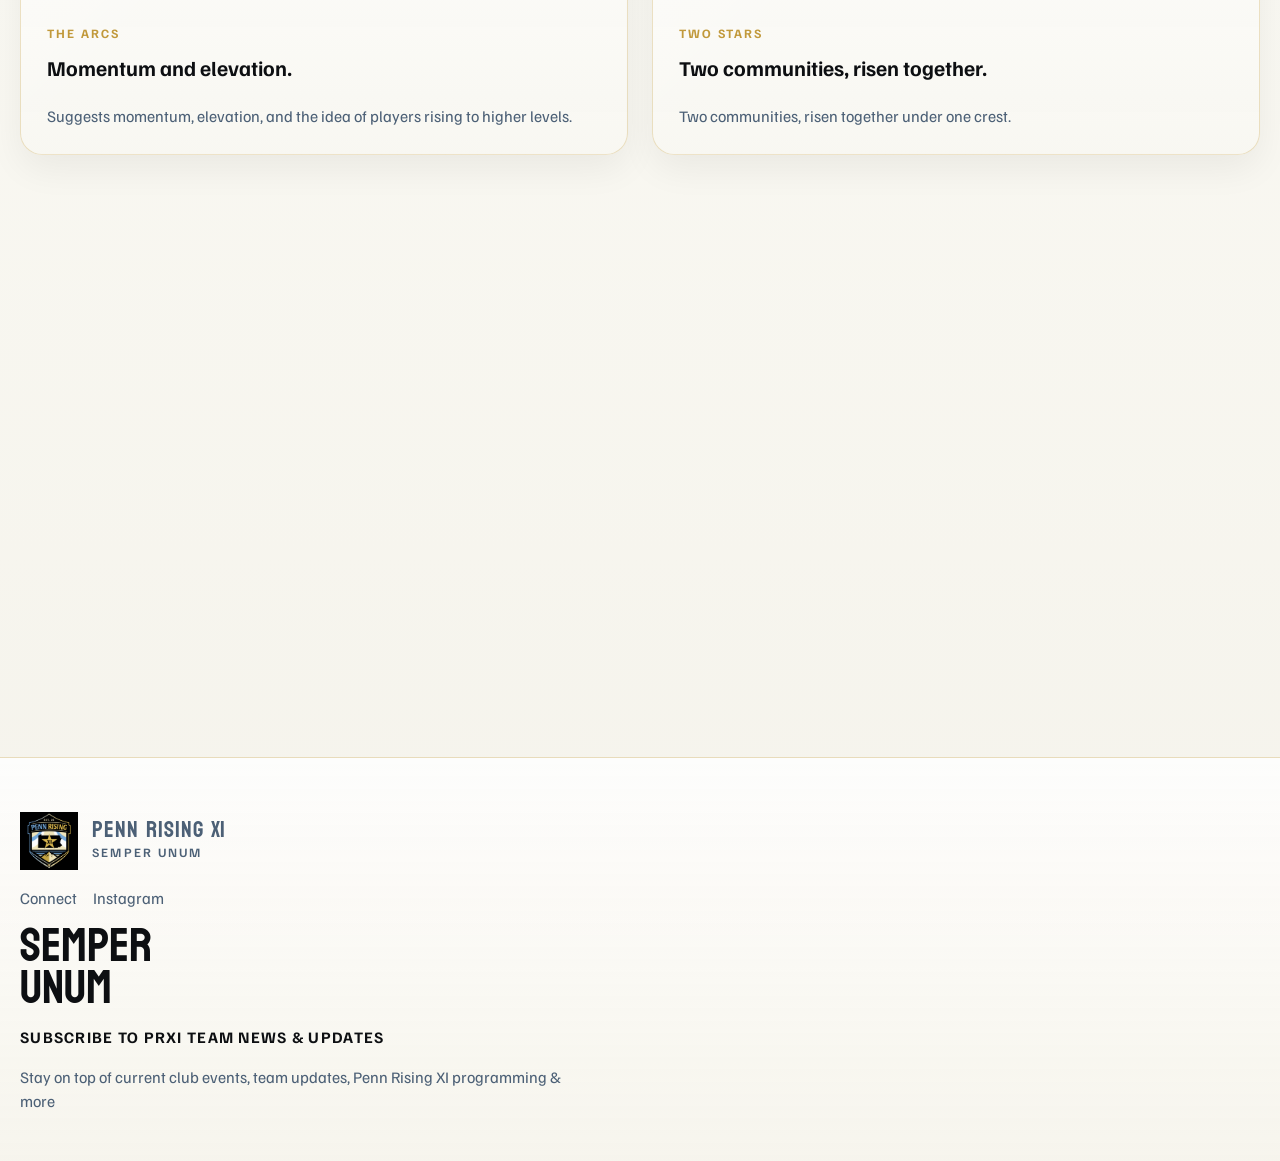
<file: teams.html>
<!DOCTYPE html>
<html lang="en">
<head>
  <meta charset="UTF-8">
  <meta name="viewport" content="width=device-width, initial-scale=1.0">
  <title>Penn Rising XI | The Badge</title>
  <meta name="description" content="The Penn Rising XI badge reflects unity, ambition, and one shared identity for the club.">
  <link rel="stylesheet" href="css/styles.css">
</head>
<body>
  <header class="topbar">
    <div class="container nav">
      <a class="brand" href="index.html" aria-label="Penn Rising XI home">
        <img src="assets/PRXILogo.png" alt="Penn Rising XI crest">
        <div>
          <p class="brand-title">Penn Rising XI</p>
          <p class="brand-subtitle">Semper Unum</p>
        </div>
      </a>
      <button class="menu-toggle" type="button" aria-label="Toggle navigation" aria-expanded="false" data-menu-toggle><span></span></button>
      <div class="nav-menu" data-nav-menu>
        <nav class="nav-links" aria-label="Main navigation">
          <a href="index.html" data-nav-link>Home</a>
          <a href="about.html" data-nav-link>Philosophy</a>
          <a href="pathway.html" data-nav-link>Mission</a>
          <a href="teams.html" data-nav-link>The Badge</a>
          <a href="tryouts.html" data-nav-link>Tryouts</a>
          <a href="contact.html" data-nav-link>FAQ</a>
        </nav>
        <div class="nav-actions">
          <a class="btn btn-primary" href="tryouts.html">Tryout Information</a>
        </div>
      </div>
    </div>
  </header>

  <main>
    <section class="page-hero page-hero-rich">
      <div class="page-hero-media"><img src="assets/RiseGoldenSky.png" alt="Penn Rising XI rise wordmark against a sunset field"></div>
      <div class="container page-hero-inner">
        <div class="breadcrumbs"><span><a href="index.html">Home</a></span><span>/</span><span>The Badge</span></div>
        <div class="section-header" data-reveal>
          <span class="eyebrow">About</span>
          <h1>the badge</h1>
          <p>Together, Penn Rising XI stands for a club built on regional pride, continuous development, and a team-first mentality. Where dedicated athletes come to rise, compete, and reach the highest levels of the game.</p>
        </div>
      </div>
    </section>

    <section class="section">
      <div class="container two-column">
        <div class="media-block media-block-logo" data-reveal>
          <img src="assets/PRXILogo.png" alt="Penn Rising XI crest on a black background">
        </div>
        <div class="content-block" data-reveal>
          <h2>the name</h2>
          <ul class="simple-list">
            <li><strong>Penn:</strong> reflects our roots in Pennsylvania and our pride in representing the region’s strong soccer culture and community.</li>
            <li><strong>Rising:</strong> symbolizes growth, ambition, and the relentless pursuit of improvement.</li>
            <li><strong>XI:</strong> represents the eleven players who take the field as one unit. It reflects teamwork, unity, and the belief that success comes from collective effort, trust, and commitment to the group.</li>
          </ul>
        </div>
      </div>
    </section>

    <section class="section-tight">
      <div class="container team-grid">
        <article class="team-card" data-reveal>
          <img src="assets/B&WJersey.png" alt="Penn Rising XI shirt detail in black and white">
          <span class="card-label">The Arcs</span>
          <h3>Momentum and elevation.</h3>
          <p>Suggests momentum, elevation, and the idea of players rising to higher levels.</p>
        </article>
        <article class="team-card" data-reveal>
          <img src="assets/MLSNext.png" alt="MLS NEXT mark on a dark background">
          <span class="card-label">Two Stars</span>
          <h3>Two communities, risen together.</h3>
          <p>Two communities, risen together under one crest.</p>
        </article>
        <article class="team-card" data-reveal>
          <img src="assets/WeRise.png" alt="Penn Rising XI rise graphic with club and MLS NEXT branding">
          <span class="card-label">The Mountain</span>
          <h3>The climb is part of the identity.</h3>
          <p>Representative of the mountainous features of Pennsylvania and the nature of “the climb”. Always rising to the top.</p>
        </article>
        <article class="team-card" data-reveal>
          <img src="assets/Tryout.png" alt="Players training in black and white during a tryout session">
          <span class="card-label">Together</span>
          <h3>One club, one group.</h3>
          <p>Penn Rising XI stands for regional pride, continuous development, and a team-first mentality.</p>
        </article>
      </div>
    </section>
  </main>

  <footer class="footer">
    <div class="container">
      <div class="footer-stack">
        <a class="brand" href="index.html" aria-label="Penn Rising XI home">
          <img src="assets/PRXILogo.png" alt="Penn Rising XI crest">
          <div>
            <p class="brand-title">Penn Rising XI</p>
            <p class="brand-subtitle">Semper Unum</p>
          </div>
        </a>
        <div class="footer-links-inline">
          <a href="mailto:info@pennrisingxi.com">Connect</a>
          <a href="https://www.instagram.com/pennrisingxi/" target="_blank" rel="noreferrer">Instagram</a>
        </div>
        <div class="footer-mantra">
          <span>semper</span>
          <span>unum</span>
        </div>
        <div class="footer-subscribe">
          <h4>SUBSCRIBE TO PRXI TEAM NEWS &amp; UPDATES</h4>
          <p>Stay on top of current club events, team updates, Penn Rising XI programming &amp; more</p>
        </div>
      </div>
    </div>
  </footer>
  <script src="js/main.js"></script>
</body>
</html>
</file>
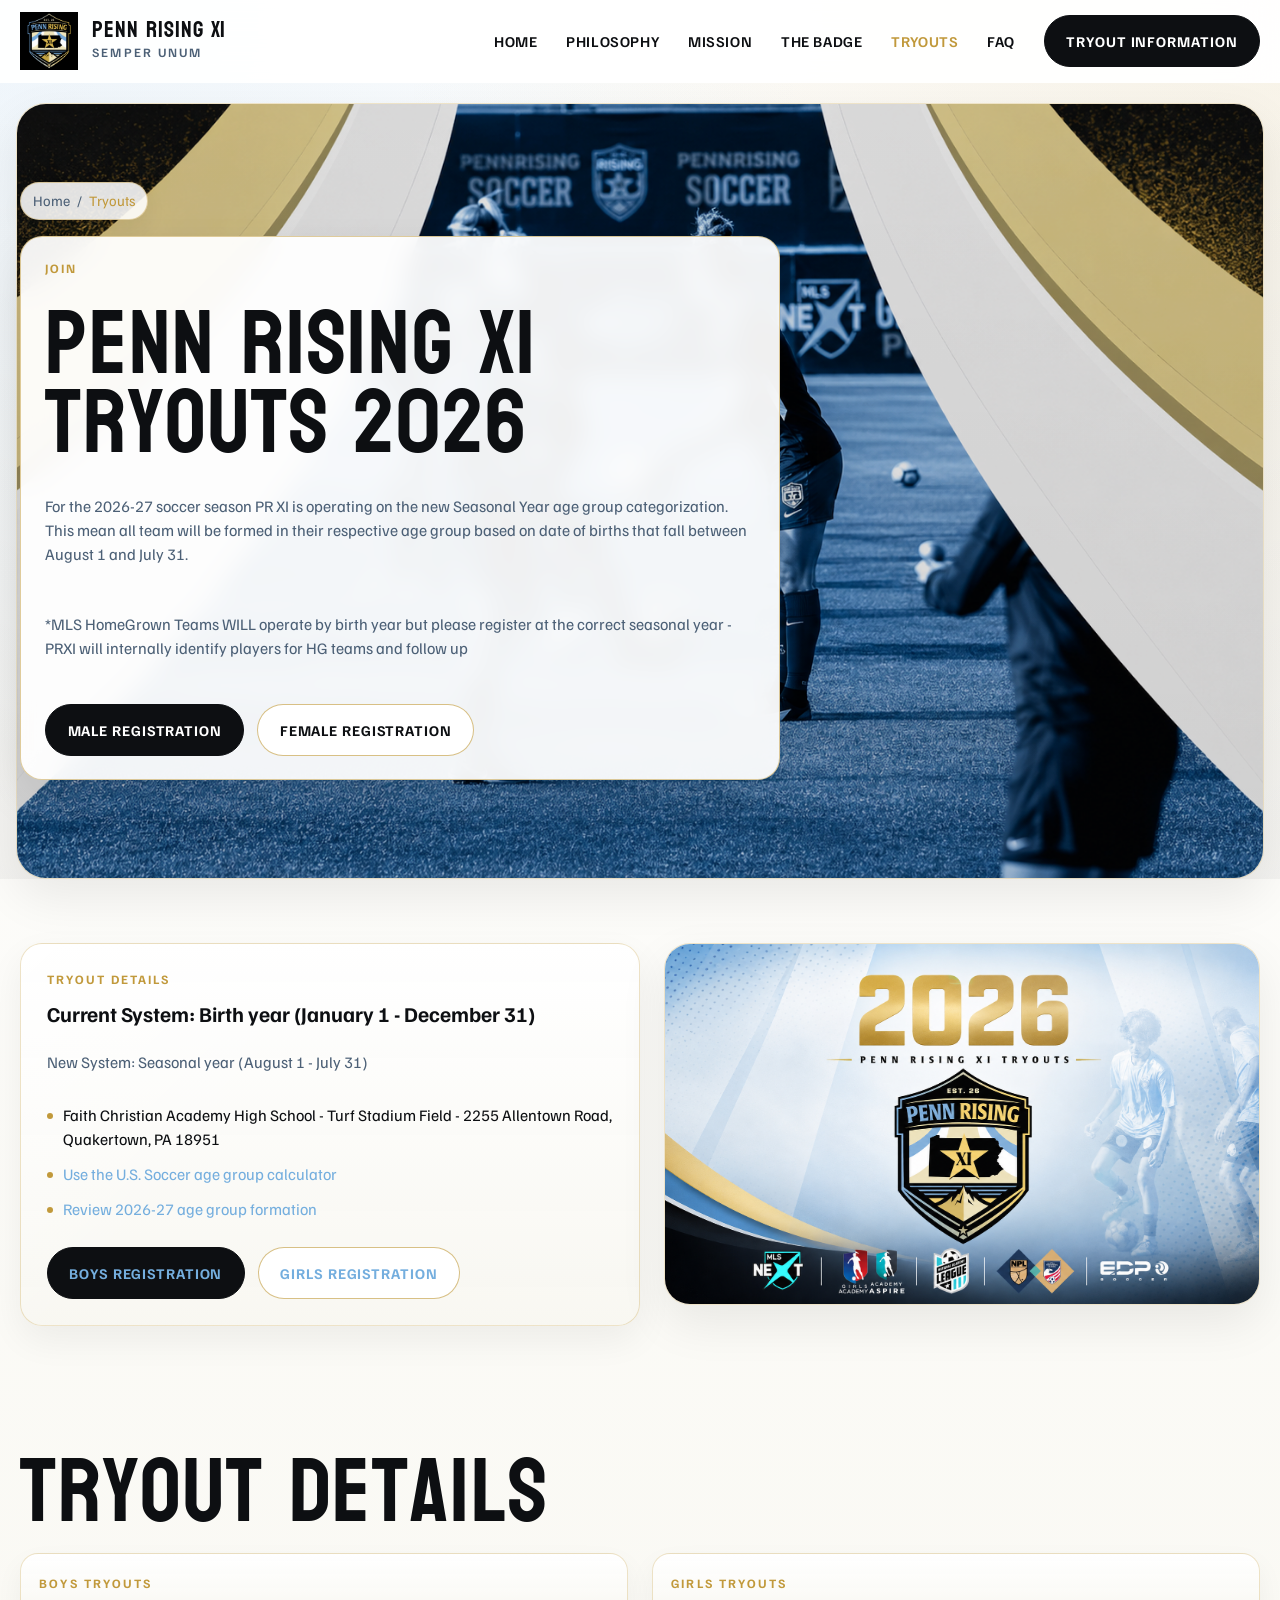
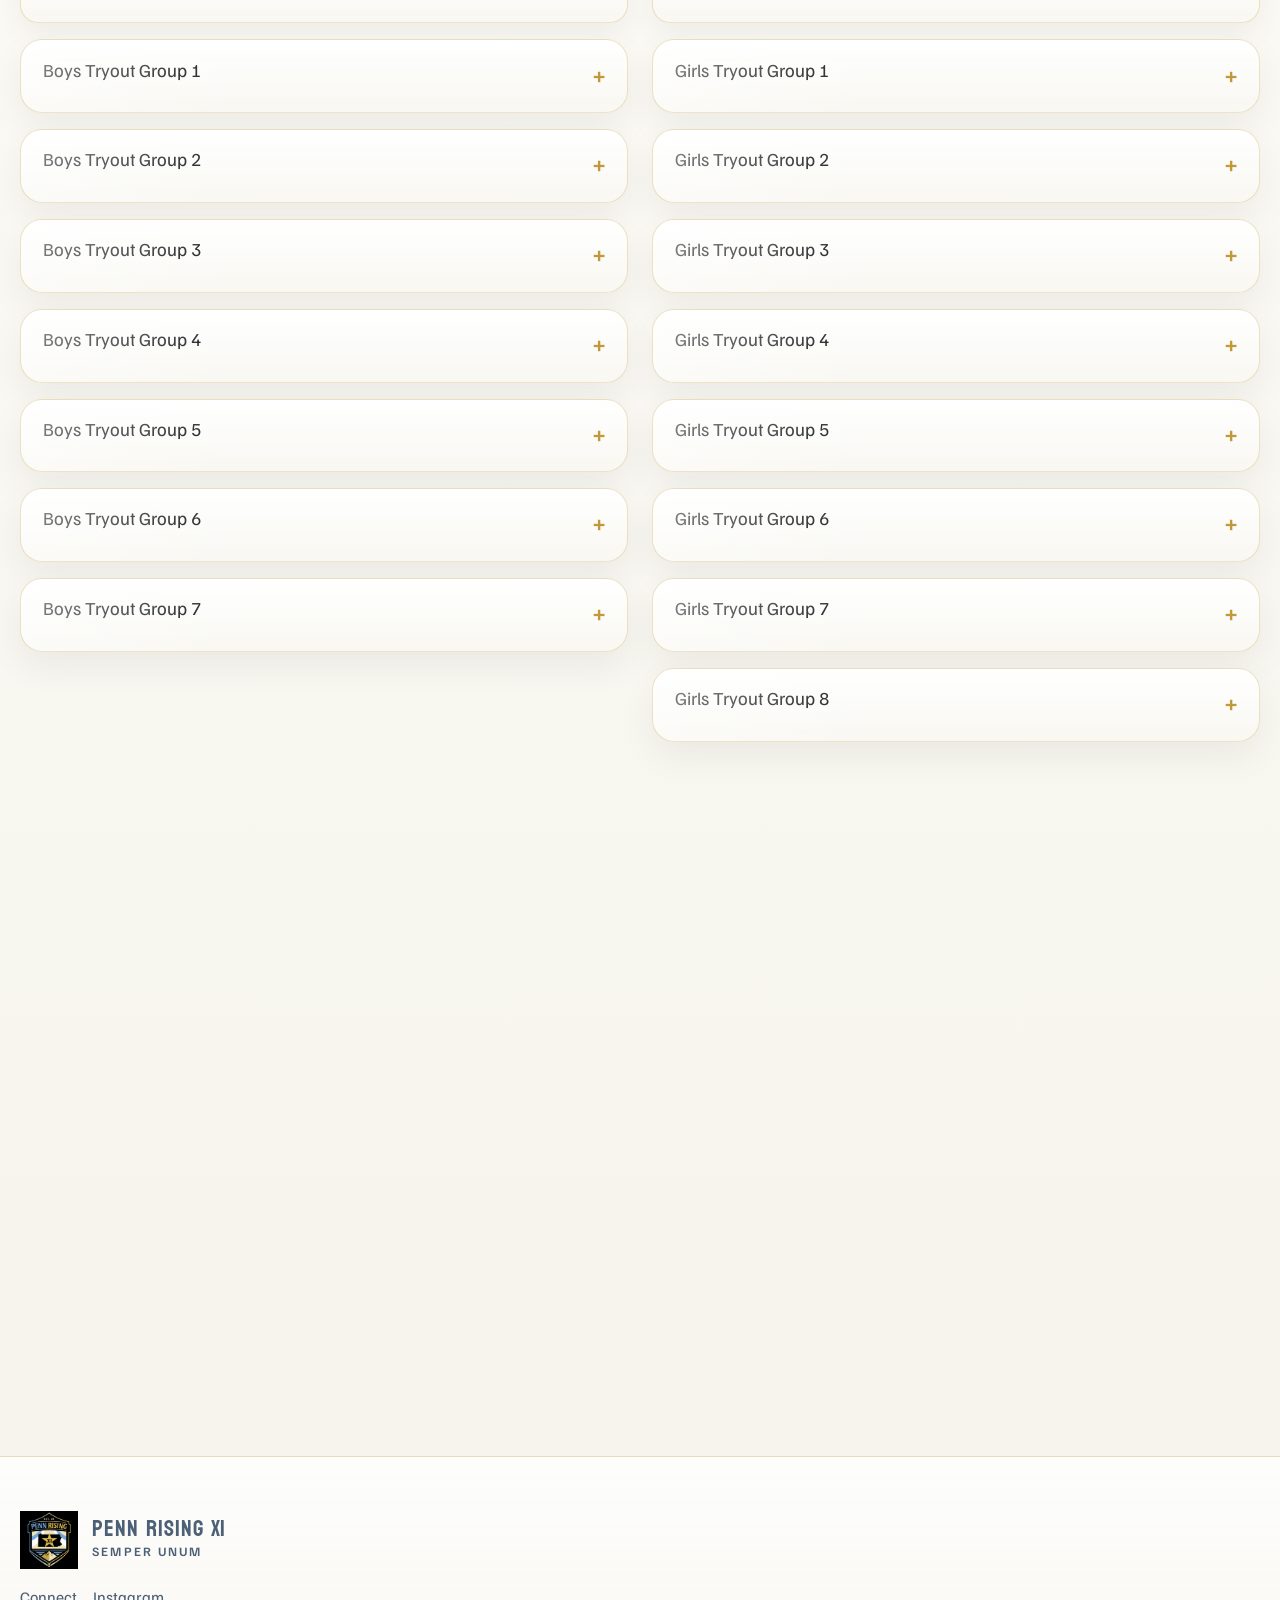
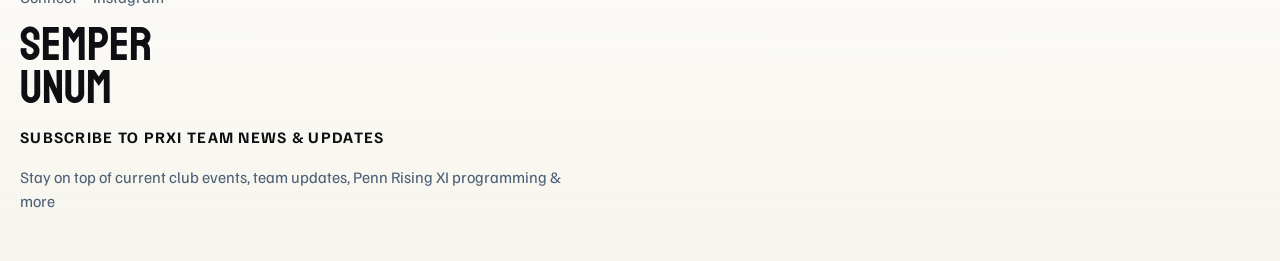
<file: tryouts.html>
<!DOCTYPE html>
<html lang="en">
<head>
  <meta charset="UTF-8">
  <meta name="viewport" content="width=device-width, initial-scale=1.0">
  <title>Penn Rising XI | Tryouts</title>
  <meta name="description" content="Penn Rising XI tryout information for the 2026-27 season.">
  <link rel="stylesheet" href="css/styles.css">
</head>
<body>
  <header class="topbar">
    <div class="container nav">
      <a class="brand" href="index.html" aria-label="Penn Rising XI home">
        <img src="assets/PRXILogo.png" alt="Penn Rising XI crest">
        <div>
          <p class="brand-title">Penn Rising XI</p>
          <p class="brand-subtitle">Semper Unum</p>
        </div>
      </a>
      <button class="menu-toggle" type="button" aria-label="Toggle navigation" aria-expanded="false" data-menu-toggle><span></span></button>
      <div class="nav-menu" data-nav-menu>
        <nav class="nav-links" aria-label="Main navigation">
          <a href="index.html" data-nav-link>Home</a>
          <a href="about.html" data-nav-link>Philosophy</a>
          <a href="pathway.html" data-nav-link>Mission</a>
          <a href="teams.html" data-nav-link>The Badge</a>
          <a href="tryouts.html" data-nav-link>Tryouts</a>
          <a href="contact.html" data-nav-link>FAQ</a>
        </nav>
        <div class="nav-actions">
          <a class="btn btn-primary" href="tryouts.html">Tryout Information</a>
        </div>
      </div>
    </div>
  </header>

  <main>
    <section class="page-hero page-hero-rich">
      <div class="page-hero-media"><img src="assets/tryoutWEdit.png" alt="Penn Rising XI tryout scene with gold and white frame graphics"></div>
      <div class="container page-hero-inner">
        <div class="breadcrumbs"><span><a href="index.html">Home</a></span><span>/</span><span>Tryouts</span></div>
        <div class="section-header" data-reveal>
          <span class="eyebrow">Join</span>
          <h1>penn rising xi tryouts 2026</h1>
          <p>For the 2026-27 soccer season PR XI is operating on the new Seasonal Year age group categorization. This mean all team will be formed in their respective age group based on date of births that fall between August 1 and July 31.</p>
          <p>*MLS HomeGrown Teams WILL operate by birth year but please register at the correct seasonal year - PRXI will internally identify players for HG teams and follow up</p>
          <div class="hero-actions">
            <a class="btn btn-primary" href="https://bondsports.co/activity/programs/CO_ED-adult-SOCCER/13732" target="_blank" rel="noreferrer">Male Registration</a>
            <a class="btn btn-secondary" href="https://bondsports.co/activity/programs/FEMALE-adult-SOCCER/14025" target="_blank" rel="noreferrer">Female Registration</a>
          </div>
        </div>
      </div>
    </section>

    <section class="section-tight">
        <div class="container content-grid">
        <div class="panel" data-reveal>
          <span class="eyebrow">Tryout Details</span>
          <h3>Current System: Birth year (January 1 - December 31)</h3>
          <p>New System: Seasonal year (August 1 - July 31)</p>
          <ul class="simple-list">
            <li>Faith Christian Academy High School - Turf Stadium Field - 2255 Allentown Road, Quakertown, PA 18951</li>
            <li><a href="https://www.ussoccer.com/ecosystem-review/player-registration/age-group-calculator" target="_blank" rel="noreferrer">Use the U.S. Soccer age group calculator</a></li>
            <li><a href="https://www.epysa.org/age-group-formation-2026-27-season/" target="_blank" rel="noreferrer">Review 2026-27 age group formation</a></li>
          </ul>
          <div class="hero-actions">
            <a class="btn btn-primary" href="https://bondsports.co/activity/programs/CO_ED-adult-SOCCER/13732" target="_blank" rel="noreferrer">Boys Registration</a>
            <a class="btn btn-secondary" href="https://bondsports.co/activity/programs/FEMALE-adult-SOCCER/14025" target="_blank" rel="noreferrer">Girls Registration</a>
          </div>
        </div>
        <div class="media-block" data-reveal>
          <img src="assets/2026Tryouts.png" alt="Penn Rising XI 2026 tryout announcement graphic">
        </div>
      </div>
    </section>

    <section class="section-tight">
      <div class="container">
        <div class="section-header section-header-slim" data-reveal>
          <h2>tryout details</h2>
        </div>
        <div class="accordion-columns">
          <div class="accordion-column" data-reveal>
            <div class="accordion-column-header">
              <span class="eyebrow">boys tryouts</span>
            </div>
            <div class="faq-list">
              <article class="faq-item">
                <button class="faq-trigger" type="button" data-accordion-trigger aria-expanded="false">
                  <span class="faq-question">Boys Tryout Group 1</span>
                  <span class="faq-icon">+</span>
                </button>
                <div class="faq-answer">
                  Date 1: 3/31/2026<br>Time: 5:30-7:00 pm<br><br>Date 2: 4/10/2026<br>Time: 6:00-7:15pm<br>Location: Faith Christian Academy
                </div>
              </article>
              <article class="faq-item">
                <button class="faq-trigger" type="button" data-accordion-trigger aria-expanded="false">
                  <span class="faq-question">Boys Tryout Group 2</span>
                  <span class="faq-icon">+</span>
                </button>
                <div class="faq-answer">
                  Date 1: 3/27/2026<br>Date 2: 4/2/2026<br><br>Time: 5:30-7:00 pm<br><br>Location: Faith Christian Academy
                </div>
              </article>
              <article class="faq-item">
                <button class="faq-trigger" type="button" data-accordion-trigger aria-expanded="false">
                  <span class="faq-question">Boys Tryout Group 3</span>
                  <span class="faq-icon">+</span>
                </button>
                <div class="faq-answer">
                  Date 1: 3/27/2026<br>Date 2: 4/4/2026<br><br>Time: 7:00-8:30 pm<br><br>Location: Faith Christian Academy
                </div>
              </article>
              <article class="faq-item">
                <button class="faq-trigger" type="button" data-accordion-trigger aria-expanded="false">
                  <span class="faq-question">Boys Tryout Group 4</span>
                  <span class="faq-icon">+</span>
                </button>
                <div class="faq-answer">
                  Date 1: 3/27/2026<br>Date 2: 4/6/2026<br><br>Time: 4:00-6:45 pm<br><br>Location: Faith Christian Academy
                </div>
              </article>
              <article class="faq-item">
                <button class="faq-trigger" type="button" data-accordion-trigger aria-expanded="false">
                  <span class="faq-question">Boys Tryout Group 5</span>
                  <span class="faq-icon">+</span>
                </button>
                <div class="faq-answer">
                  Date 1: 3/27/2026<br>Date 2: 4/3/2026<br><br>Time: 5:30-6:45 pm<br><br>Location: Faith Christian Academy
                </div>
              </article>
              <article class="faq-item">
                <button class="faq-trigger" type="button" data-accordion-trigger aria-expanded="false">
                  <span class="faq-question">Boys Tryout Group 6</span>
                  <span class="faq-icon">+</span>
                </button>
                <div class="faq-answer">
                  Date 1: 3/27/2026<br>Date 2: 4/4/2026<br><br>Time: 6:45-8:00 pm<br><br>Location: Faith Christian Academy
                </div>
              </article>
              <article class="faq-item">
                <button class="faq-trigger" type="button" data-accordion-trigger aria-expanded="false">
                  <span class="faq-question">Boys Tryout Group 7</span>
                  <span class="faq-icon">+</span>
                </button>
                <div class="faq-answer">
                  Date 1: 3/27/2026<br>Date 2:4/4/2026<br><br>Time: 8:00-9:15 pm<br><br>Location: Faith Christian Academy
                </div>
              </article>
            </div>
          </div>

          <div class="accordion-column" data-reveal>
            <div class="accordion-column-header">
              <span class="eyebrow">girls tryouts</span>
            </div>
            <div class="faq-list">
              <article class="faq-item">
                <button class="faq-trigger" type="button" data-accordion-trigger aria-expanded="false">
                  <span class="faq-question">Girls Tryout Group 1</span>
                  <span class="faq-icon">+</span>
                </button>
                <div class="faq-answer">
                  Date 1: 4/1/2026<br>Time: 6:00-7:30 pm<br><br>Date 2: 4/8/2026<br>Time: 6:00-7:30 pm<br>Location: Faith Christian Academy
                </div>
              </article>
              <article class="faq-item">
                <button class="faq-trigger" type="button" data-accordion-trigger aria-expanded="false">
                  <span class="faq-question">Girls Tryout Group 2</span>
                  <span class="faq-icon">+</span>
                </button>
                <div class="faq-answer">
                  Date 1: 4/1/2026<br>Date 2: 4/10/2026<br>Time: 6:00-7:15 pm<br>Location: Faith Christian Academy
                </div>
              </article>
              <article class="faq-item">
                <button class="faq-trigger" type="button" data-accordion-trigger aria-expanded="false">
                  <span class="faq-question">Girls Tryout Group 3</span>
                  <span class="faq-icon">+</span>
                </button>
                <div class="faq-answer">
                  Date 1: 4/1/2026<br>Date 2: 4/10/2026<br><br>Time: 7:15-8:30 pm<br><br>Location: Faith Christian Academy
                </div>
              </article>
              <article class="faq-item">
                <button class="faq-trigger" type="button" data-accordion-trigger aria-expanded="false">
                  <span class="faq-question">Girls Tryout Group 4</span>
                  <span class="faq-icon">+</span>
                </button>
                <div class="faq-answer">
                  Date 1: 4/1/2026<br>Date 2: 4/8/2026<br><br>Time: 5:30-6:45 pm<br><br>Location: Faith Christian Academy
                </div>
              </article>
              <article class="faq-item">
                <button class="faq-trigger" type="button" data-accordion-trigger aria-expanded="false">
                  <span class="faq-question">Girls Tryout Group 5</span>
                  <span class="faq-icon">+</span>
                </button>
                <div class="faq-answer">
                  Date 1: 4/1/2026<br>Date 2: 4/8/2026<br><br>Time: 6:45-8:00 pm<br><br>Location: Faith Christian Academy
                </div>
              </article>
              <article class="faq-item">
                <button class="faq-trigger" type="button" data-accordion-trigger aria-expanded="false">
                  <span class="faq-question">Girls Tryout Group 6</span>
                  <span class="faq-icon">+</span>
                </button>
                <div class="faq-answer">
                  Date 1: 4/2/2026<br>Time: 5:30-7:00 pm<br><br>Date 2: 4/7/2026<br>Time: 5:30-6:45pm<br>Location: Faith Christian Academy
                </div>
              </article>
              <article class="faq-item">
                <button class="faq-trigger" type="button" data-accordion-trigger aria-expanded="false">
                  <span class="faq-question">Girls Tryout Group 7</span>
                  <span class="faq-icon">+</span>
                </button>
                <div class="faq-answer">
                  Date 1: 4/2/2026<br><br>Date 2: 4/7/2026<br>Time: 6:45-8:00pm<br>Location: Faith Christian Academy
                </div>
              </article>
              <article class="faq-item">
                <button class="faq-trigger" type="button" data-accordion-trigger aria-expanded="false">
                  <span class="faq-question">Girls Tryout Group 8</span>
                  <span class="faq-icon">+</span>
                </button>
                <div class="faq-answer">
                  Date 1: 3/31/2026<br>Time: 6:30-8:30 pm<br><br>Date 2: 4/7/2026<br>Time: 8:00-9:15pm<br>Location: Faith Christian Academy
                </div>
              </article>
            </div>
          </div>
        </div>
      </div>
    </section>

    <section class="section">
      <div class="container story-grid">
        <article class="story-card" data-reveal><span class="card-label">What Sets Us Apart</span><h3>Player-First Development</h3><p>We develop the complete athlete, combining elite technical training with leadership, character, and personal growth so players succeed both on and offthe field.</p></article>
        <article class="story-card" data-reveal><span class="card-label">What Sets Us Apart</span><h3>Elite Level Coaching</h3><p>High-level coaching and intentional methodology designed for long-term player growth.</p></article>
        <article class="story-card" data-reveal><span class="card-label">What Sets Us Apart</span><h3>Elite Pathways &amp; OPportunity</h3><p>Through top-level competition, intentional training, and college exposure, we prepare players for collegiate, professional, and lifelong success.</p></article>
      </div>
    </section>
  </main>

  <footer class="footer">
    <div class="container">
      <div class="footer-stack">
        <a class="brand" href="index.html" aria-label="Penn Rising XI home">
          <img src="assets/PRXILogo.png" alt="Penn Rising XI crest">
          <div>
            <p class="brand-title">Penn Rising XI</p>
            <p class="brand-subtitle">Semper Unum</p>
          </div>
        </a>
        <div class="footer-links-inline">
          <a href="mailto:info@pennrisingxi.com">Connect</a>
          <a href="https://www.instagram.com/pennrisingxi/" target="_blank" rel="noreferrer">Instagram</a>
        </div>
        <div class="footer-mantra">
          <span>semper</span>
          <span>unum</span>
        </div>
        <div class="footer-subscribe">
          <h4>SUBSCRIBE TO PRXI TEAM NEWS &amp; UPDATES</h4>
          <p>Stay on top of current club events, team updates, Penn Rising XI programming &amp; more</p>
        </div>
      </div>
    </div>
  </footer>
  <script src="js/main.js"></script>
</body>
</html>
</file>
<file: css/styles.css>
@import url("https://fonts.googleapis.com/css2?family=Bayon&family=Familjen+Grotesk:wght@400;500;600;700&display=swap");

:root {
  --bg: #fbfbf8;
  --bg-deep: #f0efe8;
  --paper: #ffffff;
  --surface: rgba(255, 255, 255, 0.96);
  --surface-strong: rgba(255, 255, 255, 1);
  --ink: #0d0f12;
  --muted: #4c6076;
  --line: rgba(193, 153, 59, 0.28);
  --line-strong: rgba(193, 153, 59, 0.62);
  --accent: #c1993b;
  --accent-soft: #74aede;
  --accent-deep: #a77d1f;
  --container: 1240px;
  --nav-height: 82px;
  --radius: 26px;
  --radius-sm: 18px;
  --shadow: 0 18px 48px rgba(17, 17, 17, 0.08);
  --transition: 180ms ease;
}

*,
*::before,
*::after {
  box-sizing: border-box;
}

html {
  scroll-behavior: smooth;
}

body {
  margin: 0;
  background:
    radial-gradient(circle at top left, rgba(116, 174, 222, 0.12), transparent 22%),
    radial-gradient(circle at top right, rgba(193, 153, 59, 0.12), transparent 24%),
    linear-gradient(180deg, #ffffff 0%, #f9f8f2 56%, #f4f2ea 100%);
  color: var(--ink);
  font-family: "Familjen Grotesk", Arial, sans-serif;
  line-height: 1.5;
}

img {
  display: block;
  max-width: 100%;
}

a {
  color: inherit;
  text-decoration: none;
}

button,
input,
textarea,
select {
  font: inherit;
}

.container {
  width: min(var(--container), calc(100% - 2rem));
  margin: 0 auto;
}

.section {
  padding: 5.5rem 0;
}

.section-tight {
  padding: 4rem 0;
}

.eyebrow,
.meta-kicker,
.card-label,
.news-date {
  display: inline-block;
  margin-bottom: 0.85rem;
  color: var(--accent);
  font-size: 0.8rem;
  font-weight: 700;
  letter-spacing: 0.16em;
  text-transform: uppercase;
}

.display,
.hero-copy h1,
.section-header h1,
.section-header h2,
.feature-copy h2,
.cta-banner h2,
.content-block h2,
.content-block h3,
.news-lead h2,
.faq-hero h1 {
  margin: 0;
  font-family: "Bayon", Impact, sans-serif;
  font-weight: 400;
  letter-spacing: 0.02em;
  line-height: 0.88;
  text-transform: lowercase;
}

.section-header {
  position: relative;
  z-index: 1;
  display: grid;
  gap: 0.9rem;
  max-width: 760px;
  margin-bottom: 2.2rem;
}

.page-hero .section-header {
  padding: 1.35rem 1.5rem 1.45rem;
  border: 1px solid rgba(193, 153, 59, 0.5);
  border-radius: 22px;
  background: rgba(255, 255, 255, 0.94);
  box-shadow: 0 20px 46px rgba(17, 17, 17, 0.08);
  backdrop-filter: blur(12px);
}

.section-header h1,
.section-header h2,
.feature-copy h2,
.content-block h2,
.cta-banner h2,
.faq-hero h1 {
  font-size: clamp(3rem, 7vw, 5.8rem);
}

.section-header p,
.content-block p,
.story-card p,
.news-card p,
.footer p,
.footer li,
.footer a,
.panel p,
.faq-answer,
.team-card p,
.media-card-copy p,
.news-lead-copy p {
  color: var(--muted);
}

.topbar {
  position: sticky;
  top: 0;
  z-index: 40;
  backdrop-filter: blur(18px);
  background: rgba(255, 255, 255, 0.92);
  border-bottom: 1px solid transparent;
  transition: border-color var(--transition), box-shadow var(--transition), background var(--transition);
}

.topbar.scrolled {
  border-color: var(--line);
  box-shadow: 0 10px 24px rgba(17, 17, 17, 0.06);
  background: rgba(255, 255, 255, 0.98);
}

.nav {
  min-height: var(--nav-height);
  display: flex;
  align-items: center;
  justify-content: space-between;
  gap: 1rem;
}

.brand {
  display: flex;
  align-items: center;
  gap: 0.9rem;
}

.brand img {
  width: 58px;
  height: 58px;
  object-fit: contain;
}

.brand-title {
  margin: 0;
  font-family: "Bayon", Impact, sans-serif;
  font-size: 1.45rem;
  letter-spacing: 0.04em;
  line-height: 0.9;
  text-transform: lowercase;
}

.brand-subtitle {
  margin: 0.12rem 0 0;
  color: var(--muted);
  font-size: 0.8rem;
  font-weight: 600;
  letter-spacing: 0.16em;
  text-transform: uppercase;
}

.nav-menu {
  display: flex;
  align-items: center;
  gap: 1rem;
}

.nav-links {
  display: flex;
  align-items: center;
  gap: 0.2rem;
}

.nav-links a {
  padding: 0.65rem 0.8rem;
  font-size: 0.94rem;
  font-weight: 600;
  letter-spacing: 0.04em;
  text-transform: uppercase;
  transition: color var(--transition);
}

.nav-links a:hover,
.nav-links a.active {
  color: var(--accent);
}

.nav-actions {
  display: flex;
  align-items: center;
}

.menu-toggle {
  display: none;
  width: 48px;
  height: 48px;
  border: 1px solid var(--line);
  border-radius: 999px;
  background: rgba(255, 255, 255, 0.04);
  color: var(--ink);
  align-items: center;
  justify-content: center;
  cursor: pointer;
}

.menu-toggle span,
.menu-toggle span::before,
.menu-toggle span::after {
  display: block;
  width: 18px;
  height: 2px;
  background: currentColor;
  border-radius: 999px;
  content: "";
  transition: transform var(--transition), opacity var(--transition);
}

.menu-toggle span::before {
  transform: translateY(-6px);
}

.menu-toggle span::after {
  transform: translateY(4px);
}

.menu-toggle[aria-expanded="true"] span {
  background: transparent;
}

.menu-toggle[aria-expanded="true"] span::before {
  transform: rotate(45deg);
}

.menu-toggle[aria-expanded="true"] span::after {
  transform: rotate(-45deg);
}

.btn {
  display: inline-flex;
  align-items: center;
  justify-content: center;
  min-height: 48px;
  padding: 0.88rem 1.35rem;
  border: 1px solid transparent;
  border-radius: 999px;
  font-size: 0.93rem;
  font-weight: 700;
  letter-spacing: 0.06em;
  text-transform: uppercase;
  transition: transform var(--transition), border-color var(--transition), background var(--transition), color var(--transition);
  cursor: pointer;
}

.btn:hover {
  transform: translateY(-1px);
}

.btn-primary {
  background: #0d0f12;
  color: #ffffff;
  border-color: #0d0f12;
}

.btn-primary:hover {
  background: var(--accent-deep);
  border-color: var(--accent-deep);
}

.btn-secondary {
  border-color: var(--line-strong);
  background: #ffffff;
  color: var(--ink);
}

.btn-secondary:hover {
  border-color: var(--accent-deep);
  color: var(--accent-soft);
}

.hero {
  padding: 1.5rem 0 3rem;
}

.hero-grid {
  display: grid;
  grid-template-columns: 0.92fr 1.08fr;
  gap: 1.5rem;
  align-items: center;
}

.hero-copy {
  display: grid;
  gap: 0.8rem;
  padding: 0.5rem 0;
}

.hero-copy > .eyebrow {
  width: fit-content;
  padding: 0.35rem 0.7rem;
  border: 1px solid var(--line-strong);
  border-radius: 999px;
  background: rgba(255, 255, 255, 0.85);
}

.hero-copy h1 {
  font-size: clamp(2.9rem, 7vw, 5.5rem);
  max-width: 9.4ch;
}

.hero-copy p {
  max-width: 520px;
  margin: 0;
  color: var(--muted);
  font-size: 1rem;
}

.hero-actions {
  display: flex;
  flex-wrap: wrap;
  gap: 0.8rem;
  margin-top: 0.8rem;
}

.hero-frame,
.feature-image,
.media-block,
.media-card,
.page-hero-media,
.cta-banner-image {
  overflow: hidden;
  border-radius: var(--radius);
  border: 1px solid var(--line);
  background: var(--surface-strong);
  box-shadow: var(--shadow);
}

.hero-frame {
  position: relative;
  min-height: 430px;
  padding: 0.75rem;
}

.hero-frame::after,
.page-hero-rich::after {
  content: "";
  position: absolute;
  inset: 0;
  background: linear-gradient(180deg, rgba(255, 255, 255, 0), rgba(0, 0, 0, 0.04));
  pointer-events: none;
}

.hero-frame img,
.feature-image img,
.media-block img,
.page-hero-media img,
.cta-banner-image img,
.media-card img {
  width: 100%;
  height: 100%;
  object-fit: cover;
}

.hero-frame img {
  object-fit: contain;
  object-position: center center;
  background: #ffffff;
  border-radius: calc(var(--radius) - 10px);
}

.hero-badge {
  position: absolute;
  left: 1rem;
  right: 1rem;
  bottom: 1rem;
  z-index: 1;
  display: flex;
  justify-content: space-between;
  gap: 1rem;
  padding: 1rem 1.15rem;
  border-radius: 18px;
  background: rgba(4, 10, 18, 0.82);
  color: #f8f4ec;
  border: 1px solid rgba(255, 255, 255, 0.08);
}

.hero-badge strong,
.hero-badge span {
  display: block;
}

.hero-badge strong {
  font-size: 0.78rem;
  letter-spacing: 0.14em;
  text-transform: uppercase;
  color: var(--accent);
}

.hero-badge span {
  margin-top: 0.3rem;
  font-size: 1rem;
}

.marquee {
  overflow: hidden;
  border-top: 1px solid var(--line);
  border-bottom: 1px solid var(--line);
  background: rgba(255, 255, 255, 0.02);
}

.marquee-track {
  display: flex;
  gap: 2rem;
  width: max-content;
  padding: 1rem 0;
  animation: marquee 18s linear infinite;
}

.marquee-track span {
  font-family: "Bayon", Impact, sans-serif;
  font-size: clamp(1.6rem, 4vw, 2.35rem);
  letter-spacing: 0.06em;
  text-transform: lowercase;
  white-space: nowrap;
  color: rgba(255, 255, 255, 0.82);
}

.news-lead,
.story-card,
.panel,
.news-card,
.team-card,
.form-panel,
.table-wrap,
.faq-item,
.content-block {
  border: 1px solid var(--line);
  border-radius: 22px;
  background: linear-gradient(180deg, rgba(255, 255, 255, 0.98), rgba(248, 247, 241, 0.96));
  box-shadow: 0 14px 36px rgba(17, 17, 17, 0.06);
}

.story-card,
.team-card,
.panel,
.content-block,
.form-panel,
.faq-item {
  position: relative;
}

.story-card::before,
.team-card::before,
.panel::before,
.content-block::before,
.form-panel::before,
.faq-item::before {
  content: "";
  position: absolute;
  inset: 0;
  border-radius: inherit;
  pointer-events: none;
  background: linear-gradient(135deg, rgba(255, 255, 255, 0.55), transparent 42%);
}

.news-lead {
  display: grid;
  grid-template-columns: 0.95fr 1.05fr;
  overflow: hidden;
}

.news-lead img {
  width: 100%;
  height: 100%;
  min-height: 360px;
  object-fit: cover;
}

.news-lead-copy {
  display: grid;
  align-content: center;
  gap: 1rem;
  padding: 2rem;
}

.news-lead h2 {
  font-size: clamp(2.7rem, 6vw, 4.6rem);
}

.news-grid,
.story-grid,
.pathway-grid,
.team-grid,
.footer-grid,
.form-layout,
.two-column,
.content-grid,
.stats-grid,
.media-grid {
  display: grid;
  gap: 1.5rem;
}

.story-grid {
  grid-template-columns: repeat(2, minmax(0, 1fr));
  align-items: start;
}

.news-grid,
.media-grid {
  grid-template-columns: repeat(2, minmax(0, 1fr));
}

.media-grid-wide {
  grid-template-columns: 1.2fr 0.8fr 1fr;
}

.pathway-grid,
.team-grid,
.stats-grid {
  grid-template-columns: repeat(2, minmax(0, 1fr));
  align-items: start;
}

.two-column,
.content-grid,
.form-layout {
  grid-template-columns: 1.02fr 0.98fr;
  align-items: start;
}

.story-card,
.news-card,
.team-card,
.panel,
.form-panel,
.content-block {
  padding: 1.6rem;
}

.story-card,
.team-card,
.panel,
.content-block {
  display: grid;
  align-content: start;
  gap: 0.8rem;
}

.story-card > *,
.news-card > *,
.team-card > *,
.panel > *,
.form-panel > *,
.content-block > * {
  position: relative;
  z-index: 1;
}

.story-card h3,
.news-card h3,
.team-card h3,
.panel h3,
.form-panel h3,
.faq-question,
.media-card-copy h3 {
  margin: 0 0 0.75rem;
  font-size: 1.32rem;
  line-height: 1.1;
}

.story-card .card-label,
.team-card .card-label,
.panel .eyebrow,
.content-block .eyebrow {
  margin-bottom: 0;
}

.story-card p,
.team-card p,
.panel p,
.content-block p,
.faq-answer p {
  margin: 0;
}

.story-card p + p,
.team-card p + p,
.panel p + p,
.content-block p + p,
.faq-answer p + p {
  margin-top: 0.9rem;
}

.story-link {
  margin-top: 1.2rem;
  display: inline-flex;
  align-items: center;
  gap: 0.45rem;
  font-size: 0.9rem;
  font-weight: 700;
  letter-spacing: 0.08em;
  text-transform: uppercase;
  color: var(--accent-soft);
}

.feature-band {
  padding: 1.4rem;
  border: 1px solid var(--line);
  border-radius: var(--radius);
  background: linear-gradient(135deg, rgba(142, 197, 255, 0.1), rgba(240, 202, 104, 0.08));
}

.feature-band-inner {
  display: grid;
  grid-template-columns: 1.05fr 0.95fr;
  gap: 2rem;
  align-items: center;
}

.feature-copy {
  display: grid;
  gap: 1rem;
}

.feature-copy p {
  margin: 0;
  max-width: 590px;
  color: var(--muted);
  font-size: 1.06rem;
}

.feature-image img,
.media-block img {
  min-height: 360px;
}

.media-card {
  position: relative;
  min-height: 340px;
  border-radius: 24px;
}

.media-card-link {
  transition: transform var(--transition), border-color var(--transition), box-shadow var(--transition);
}

.media-card-link:hover {
  transform: translateY(-4px);
  border-color: var(--accent-soft);
  box-shadow: 0 24px 70px rgba(0, 0, 0, 0.34);
}

.media-card::after {
  content: "";
  position: absolute;
  inset: 0;
  background:
    linear-gradient(180deg, rgba(255, 255, 255, 0.02) 0%, rgba(0, 0, 0, 0.12) 40%, rgba(0, 0, 0, 0.7) 100%);
}

.media-card-copy {
  position: absolute;
  right: 1rem;
  bottom: 1rem;
  left: 1rem;
  z-index: 1;
  display: grid;
  gap: 0.5rem;
  padding: 1rem 1rem 1.05rem;
  border: 1px solid rgba(193, 153, 59, 0.5);
  border-radius: 18px;
  background: rgba(255, 255, 255, 0.94);
  box-shadow: 0 14px 28px rgba(17, 17, 17, 0.12);
}

.media-card-copy h3,
.media-card-copy p {
  color: var(--ink);
  margin: 0;
}

.media-card-copy p {
  font-size: 0.95rem;
  color: var(--muted);
}

.media-card-copy .card-label,
.media-card-copy .news-date {
  width: fit-content;
  margin: 0;
  padding: 0.28rem 0.6rem;
  border-radius: 999px;
  border: 1px solid rgba(116, 174, 222, 0.45);
  background: rgba(116, 174, 222, 0.12);
  color: var(--accent-soft);
  letter-spacing: 0.12em;
}

.stats-grid .story-card {
  min-height: 100%;
}

.stat-value {
  display: block;
  margin-bottom: 0.65rem;
  font-family: "Bayon", Impact, sans-serif;
  font-size: 3rem;
  line-height: 0.9;
  text-transform: lowercase;
}

.page-hero {
  position: relative;
  padding: 3rem 0 2rem;
}

.page-hero-inner {
  position: relative;
  z-index: 1;
  padding: 3.2rem 0 2rem;
}

.page-hero-rich {
  min-height: 480px;
}

.page-hero-media {
  position: absolute;
  inset: 1.25rem 1rem 0;
  border-radius: 30px;
}

.page-hero-media img {
  filter: saturate(1.02) brightness(0.88);
}

.breadcrumbs {
  display: flex;
  flex-wrap: wrap;
  gap: 0.45rem;
  margin-bottom: 1rem;
  width: fit-content;
  padding: 0.45rem 0.75rem;
  border: 1px solid rgba(193, 153, 59, 0.42);
  border-radius: 999px;
  background: rgba(255, 255, 255, 0.88);
  color: var(--muted);
  font-size: 0.9rem;
  box-shadow: 0 10px 24px rgba(17, 17, 17, 0.05);
}

.breadcrumbs span:last-child {
  color: var(--accent);
}

.faq-list {
  display: grid;
  gap: 1rem;
}

.faq-item {
  overflow: hidden;
}

.faq-list-wide {
  grid-template-columns: repeat(2, minmax(0, 1fr));
}

.faq-trigger {
  width: 100%;
  display: flex;
  align-items: flex-start;
  justify-content: space-between;
  gap: 1rem;
  padding: 1.2rem 1.4rem;
  border: 0;
  background: transparent;
  color: inherit;
  text-align: left;
  cursor: pointer;
}

.faq-trigger:hover .faq-question {
  color: var(--accent-soft);
}

.faq-question {
  margin: 0;
  display: block;
  color: var(--ink);
  font-size: 1.15rem;
}

.faq-trigger-copy {
  display: grid;
  gap: 0.35rem;
}

.faq-icon {
  flex: 0 0 auto;
  font-size: 1.35rem;
  font-weight: 700;
  color: var(--accent);
}

.faq-answer {
  max-height: 0;
  overflow: hidden;
  padding: 0 1.4rem;
  color: var(--muted);
  border-top: 1px solid rgba(193, 153, 59, 0.18);
  opacity: 0;
  transition:
    max-height 320ms ease,
    padding 320ms ease,
    opacity 220ms ease;
}

.faq-answer p:first-child,
.faq-answer br:first-child {
  margin-top: 1rem;
}

.faq-answer a,
.content-block a,
.panel a,
.simple-list a {
  color: var(--accent-soft);
}

.faq-answer a:hover,
.content-block a:hover,
.panel a:hover,
.simple-list a:hover {
  color: var(--accent);
}

.faq-item.open .faq-answer {
  padding: 1rem 1.4rem 1.4rem;
  opacity: 1;
}

.faq-item.open .faq-icon {
  transform: rotate(45deg);
}

.simple-list {
  margin: 1rem 0 0;
  padding: 0;
  list-style: none;
  display: grid;
  gap: 0.7rem;
}

.simple-list li {
  position: relative;
  padding-left: 1rem;
  color: var(--ink);
}

.simple-list li::before {
  content: "";
  position: absolute;
  left: 0;
  top: 0.62rem;
  width: 0.38rem;
  height: 0.38rem;
  border-radius: 50%;
  background: var(--accent);
}

.table-wrap {
  overflow-x: auto;
}

table {
  width: 100%;
  min-width: 720px;
  border-collapse: collapse;
}

th,
td {
  padding: 1rem;
  border-bottom: 1px solid var(--line);
  text-align: left;
}

th {
  font-size: 0.78rem;
  font-weight: 700;
  letter-spacing: 0.12em;
  text-transform: uppercase;
  color: var(--accent-soft);
}

.badge {
  display: inline-flex;
  padding: 0.35rem 0.72rem;
  border-radius: 999px;
  background: rgba(240, 202, 104, 0.12);
  color: var(--accent);
  font-size: 0.82rem;
  font-weight: 700;
  letter-spacing: 0.04em;
  text-transform: uppercase;
}

.timeline {
  display: grid;
  gap: 1rem;
}

.timeline-item {
  padding: 1.2rem 0 0 1.2rem;
  border-left: 3px solid var(--accent);
}

.timeline-year {
  margin-bottom: 0.45rem;
  color: var(--accent);
  font-size: 0.78rem;
  font-weight: 700;
  letter-spacing: 0.12em;
  text-transform: uppercase;
}

.timeline-item h3 {
  margin: 0 0 0.45rem;
  font-size: 1.18rem;
}

.team-card img {
  width: 100%;
  height: 240px;
  object-fit: cover;
  border-radius: 16px;
  margin-bottom: 1rem;
}

.media-block-logo {
  display: grid;
  place-items: center;
  padding: 2rem;
}

.media-block-logo img {
  max-width: min(420px, 100%);
  min-height: 0;
  object-fit: contain;
}

.media-block-inline {
  margin-top: 1.5rem;
}

.media-block-inline img {
  min-height: 220px;
  object-fit: contain;
  background: #000;
}

.form-grid {
  display: grid;
  grid-template-columns: repeat(2, minmax(0, 1fr));
  gap: 1rem;
}

.field {
  display: grid;
  gap: 0.42rem;
}

.field-full {
  grid-column: 1 / -1;
}

.field label {
  font-size: 0.92rem;
  font-weight: 600;
}

.field input,
.field select,
.field textarea,
.newsletter input {
  width: 100%;
  padding: 0.95rem 1rem;
  border: 1px solid var(--line-strong);
  border-radius: 14px;
  background: #ffffff;
  color: var(--ink);
}

.field textarea {
  min-height: 160px;
  resize: vertical;
}

.field input:focus,
.field select:focus,
.field textarea:focus,
.newsletter input:focus {
  outline: none;
  border-color: var(--accent-soft);
}

.field input::placeholder,
.field textarea::placeholder,
.newsletter input::placeholder {
  color: rgba(76, 96, 118, 0.6);
}

.cta-banner {
  padding: 2rem;
  border: 1px solid var(--line);
  border-radius: var(--radius);
  background: linear-gradient(135deg, #0d0f12, #1a1d22);
  color: #f8f4ec;
  box-shadow: var(--shadow);
}

.cta-banner p {
  max-width: 660px;
  color: rgba(248, 244, 236, 0.76);
}

.cta-banner .btn-secondary {
  border-color: rgba(248, 244, 236, 0.34);
  color: #f8f4ec;
}

.cta-banner-split {
  display: grid;
  grid-template-columns: 1fr 360px;
  gap: 1.5rem;
  align-items: center;
}

.cta-banner-image {
  min-height: 260px;
}

.footer {
  margin-top: 4rem;
  padding: 3.4rem 0 2rem;
  border-top: 1px solid var(--line);
  background: linear-gradient(180deg, rgba(255, 255, 255, 0.82), rgba(247, 245, 237, 0.95));
}

.resource-stack {
  display: grid;
  gap: 1.5rem;
}

.footer-stack {
  display: grid;
  gap: 1rem;
  justify-items: start;
}

.footer-links-inline {
  display: flex;
  flex-wrap: wrap;
  gap: 1rem;
}

.footer-mantra {
  display: grid;
  gap: 0.1rem;
  font-family: "Bayon", Impact, sans-serif;
  font-size: clamp(2rem, 6vw, 3rem);
  line-height: 0.85;
  text-transform: lowercase;
  color: var(--ink);
}

.footer-subscribe {
  max-width: 560px;
}

.accordion-columns {
  display: grid;
  grid-template-columns: repeat(2, minmax(0, 1fr));
  gap: 1.5rem;
}

.accordion-column {
  display: grid;
  gap: 1rem;
  align-content: start;
}

.accordion-column-header {
  padding: 1rem 1.15rem;
  border: 1px solid var(--line);
  border-radius: 18px;
  background: linear-gradient(180deg, rgba(255, 255, 255, 0.98), rgba(248, 247, 241, 0.96));
  box-shadow: 0 12px 28px rgba(17, 17, 17, 0.05);
}

.section-header-slim {
  max-width: none;
  margin-bottom: 1.25rem;
}

.footer-grid {
  grid-template-columns: 1.2fr 0.9fr 1.1fr;
  align-items: start;
}

.footer h3,
.footer h4 {
  margin: 0 0 0.8rem;
  font-size: 1rem;
  font-weight: 700;
  letter-spacing: 0.08em;
  text-transform: uppercase;
}

.footer-nav,
.footer-links {
  margin: 0;
  padding: 0;
  list-style: none;
  display: grid;
  gap: 0.7rem;
}

.newsletter {
  display: flex;
  gap: 0.7rem;
  margin-top: 1rem;
}

.footer-bottom {
  display: flex;
  flex-wrap: wrap;
  justify-content: space-between;
  gap: 0.7rem;
  margin-top: 2rem;
  padding-top: 1.2rem;
  border-top: 1px solid var(--line);
  color: var(--muted);
  font-size: 0.9rem;
}

[data-reveal] {
  opacity: 0;
  transform: translateY(18px);
  transition: opacity 500ms ease, transform 500ms ease;
}

[data-reveal].revealed {
  opacity: 1;
  transform: translateY(0);
}

@keyframes marquee {
  from {
    transform: translateX(0);
  }

  to {
    transform: translateX(-50%);
  }
}

@media (max-width: 1080px) {
  .hero-grid,
  .feature-band-inner,
  .news-lead,
  .two-column,
  .content-grid,
  .form-layout,
  .footer-grid,
  .pathway-grid,
  .team-grid,
  .stats-grid,
  .cta-banner-split,
  .media-grid-wide,
  .accordion-columns,
  .faq-list-wide {
    grid-template-columns: 1fr;
  }

  .story-grid,
  .news-grid,
  .media-grid {
    grid-template-columns: 1fr;
  }

  .hero-frame {
    min-height: 340px;
  }

  .media-card-copy {
    right: 0.8rem;
    bottom: 0.8rem;
    left: 0.8rem;
  }
}

@media (max-width: 860px) {
  .menu-toggle {
    display: inline-flex;
  }

  .nav-menu {
    position: absolute;
    top: calc(100% + 0.75rem);
    left: 1rem;
    right: 1rem;
    display: none;
    padding: 1rem;
    border: 1px solid var(--line);
    border-radius: 22px;
    background: rgba(255, 255, 255, 0.98);
    box-shadow: var(--shadow);
  }

  .nav-menu.open {
    display: grid;
    gap: 1rem;
  }

  .nav-links,
  .nav-actions {
    flex-direction: column;
    align-items: stretch;
  }

  .nav-links a,
  .nav-actions .btn {
    width: 100%;
  }

  .hero-badge {
    flex-direction: column;
  }

  .page-hero-rich {
    min-height: 420px;
  }
}

@media (max-width: 640px) {
  .section {
    padding: 4.25rem 0;
  }

  .section-tight {
    padding: 3rem 0;
  }

  .container {
    width: min(var(--container), calc(100% - 1.25rem));
  }

  .hero-copy h1,
  .section-header h1,
  .section-header h2,
  .feature-copy h2,
  .content-block h2,
  .cta-banner h2,
  .faq-hero h1 {
    font-size: clamp(2.5rem, 14vw, 4.2rem);
  }

  .news-lead-copy,
  .story-card,
  .news-card,
  .team-card,
  .panel,
  .form-panel,
  .content-block,
  .cta-banner {
    padding: 1.2rem;
  }

  .page-hero-media {
    inset: 0.75rem 0.625rem 0;
  }

  .page-hero-inner {
    padding-top: 3rem;
  }

  .media-card {
    min-height: 300px;
  }

  .media-card-copy {
    padding: 0.9rem;
  }

  .form-grid {
    grid-template-columns: 1fr;
  }

  .newsletter {
    flex-direction: column;
  }
}
</file>
